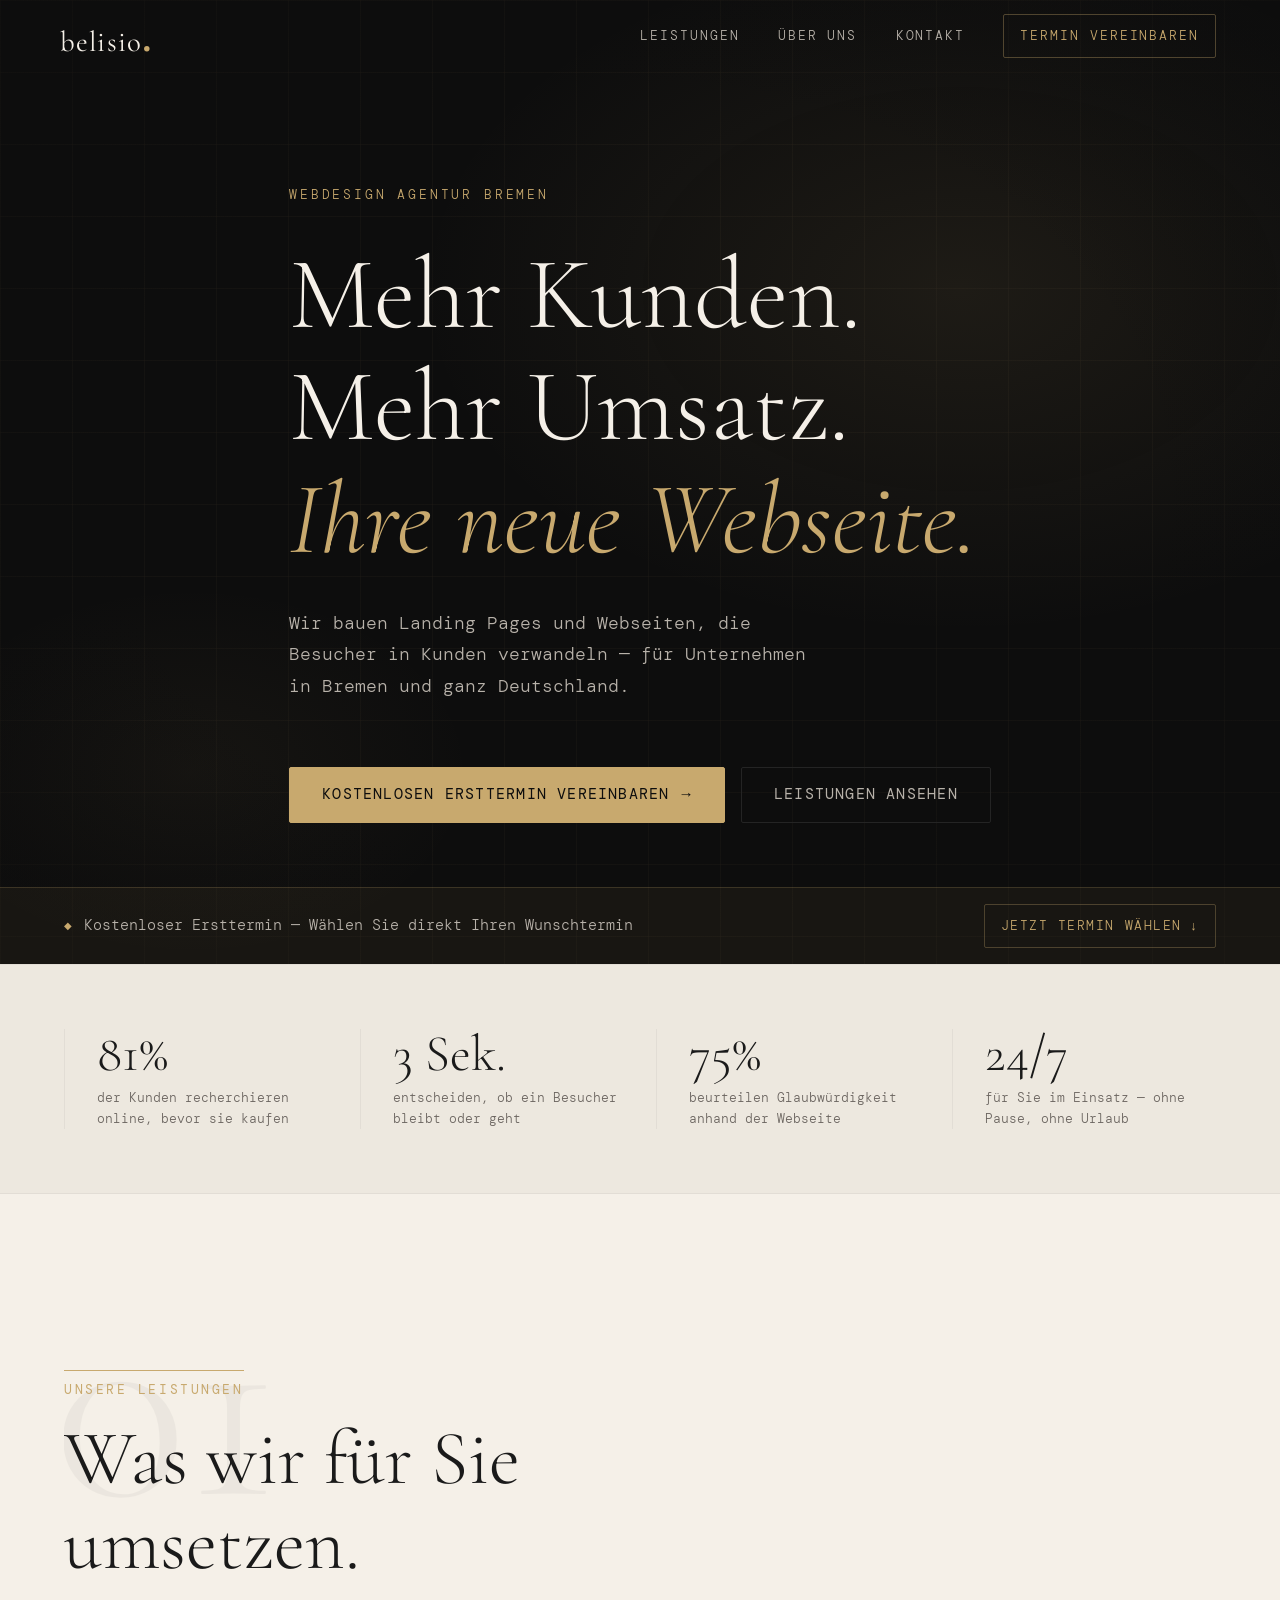
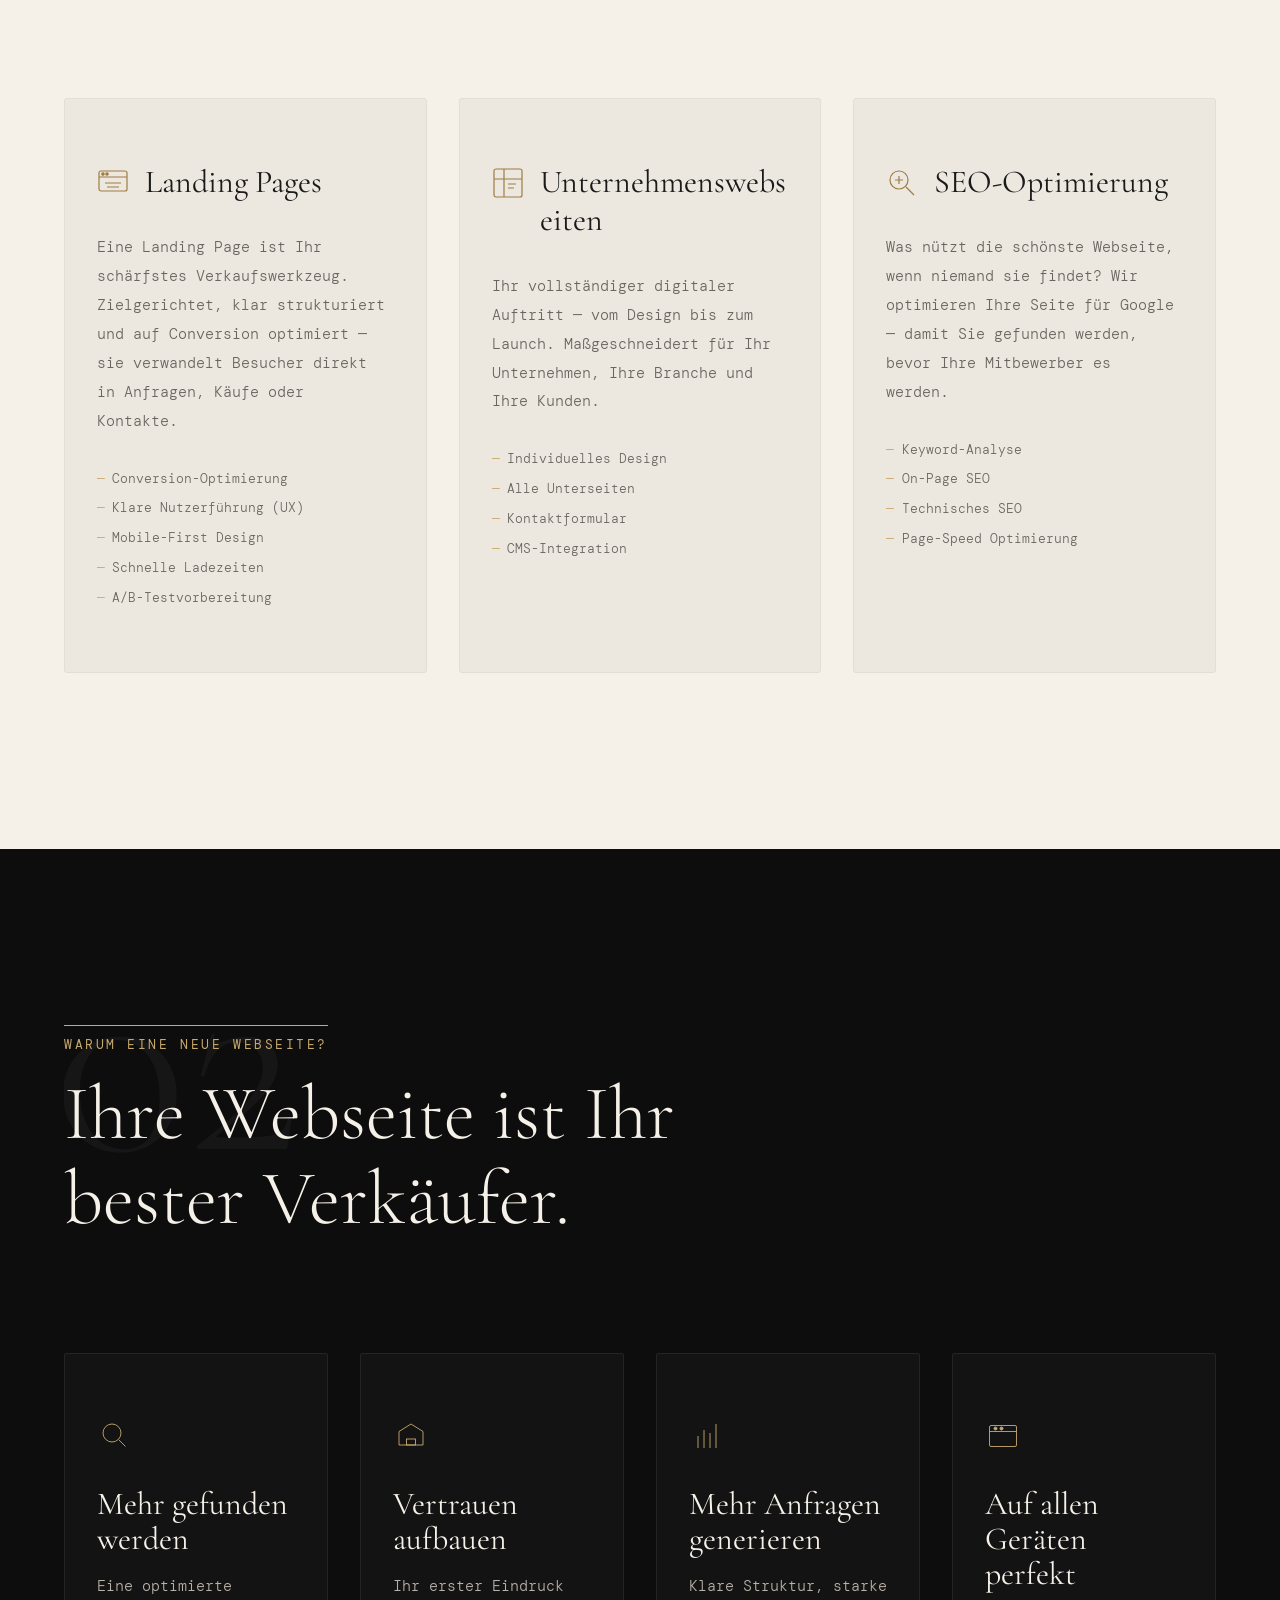
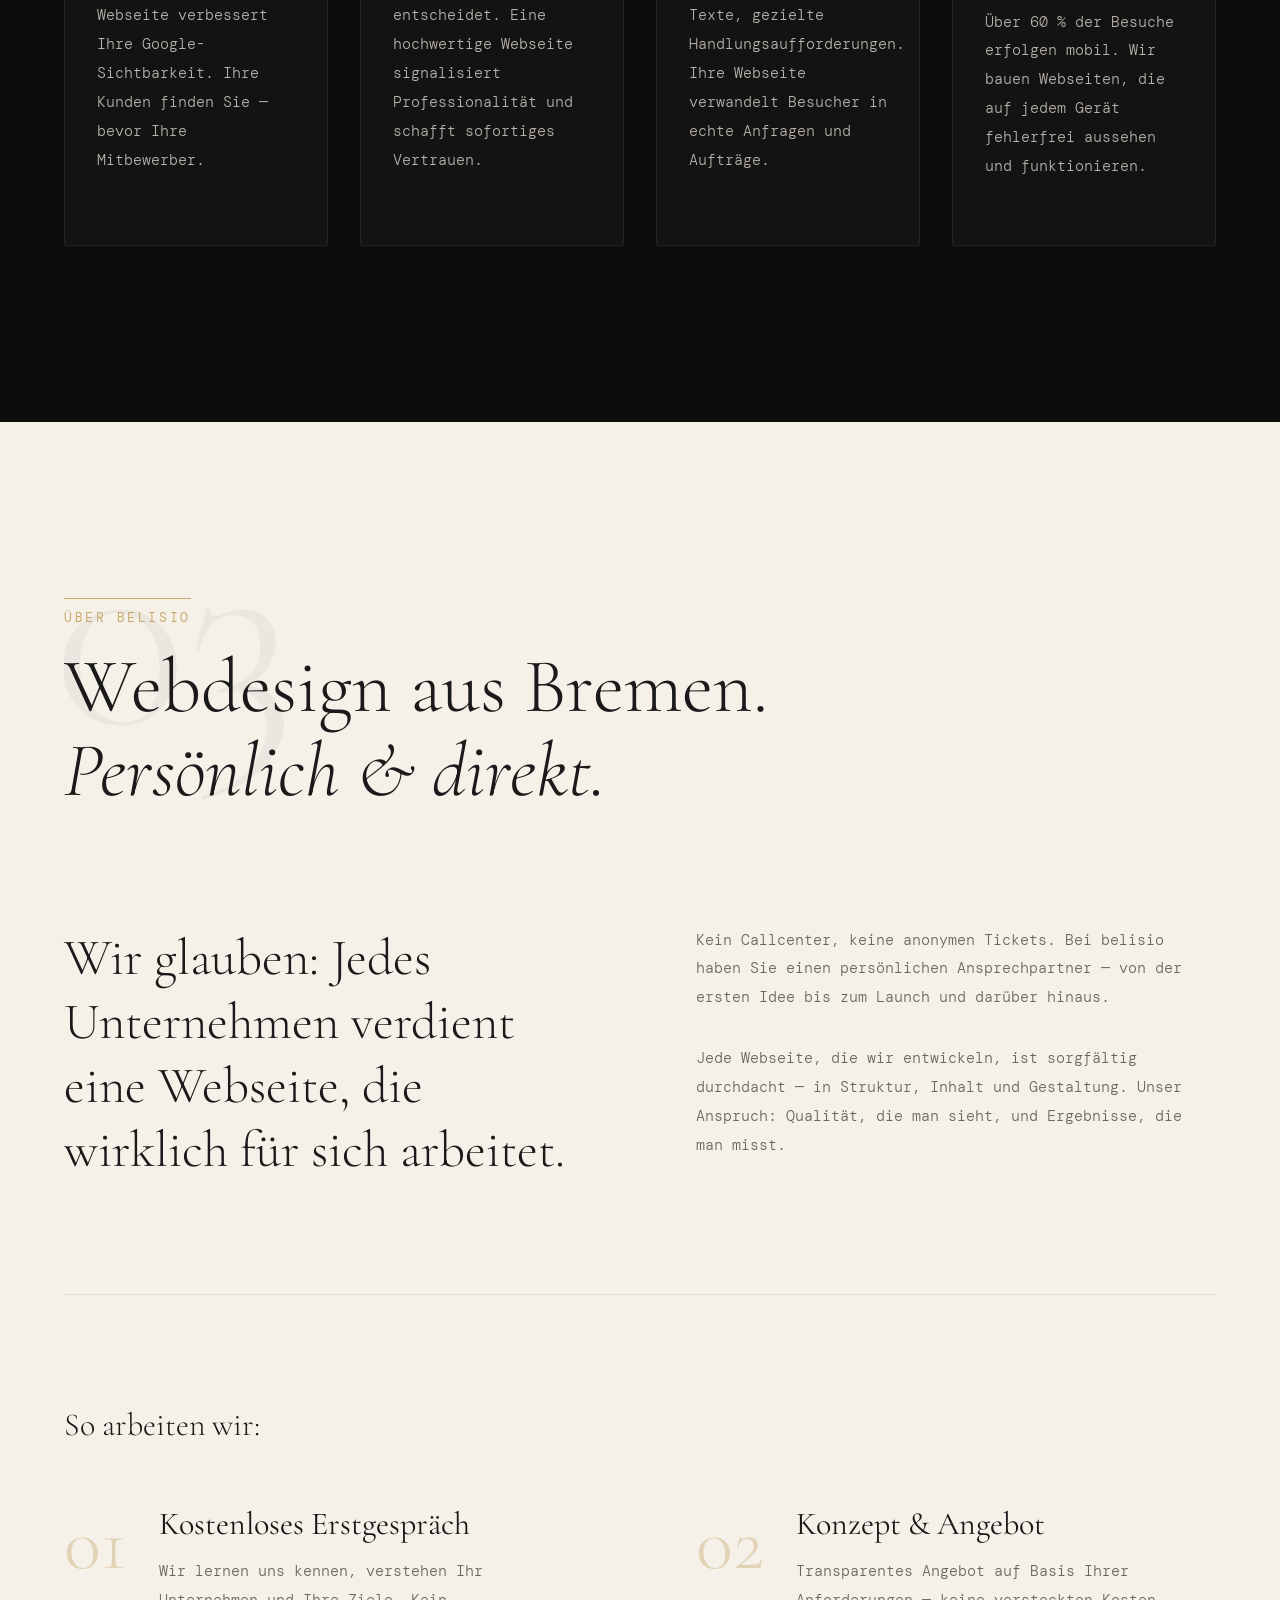
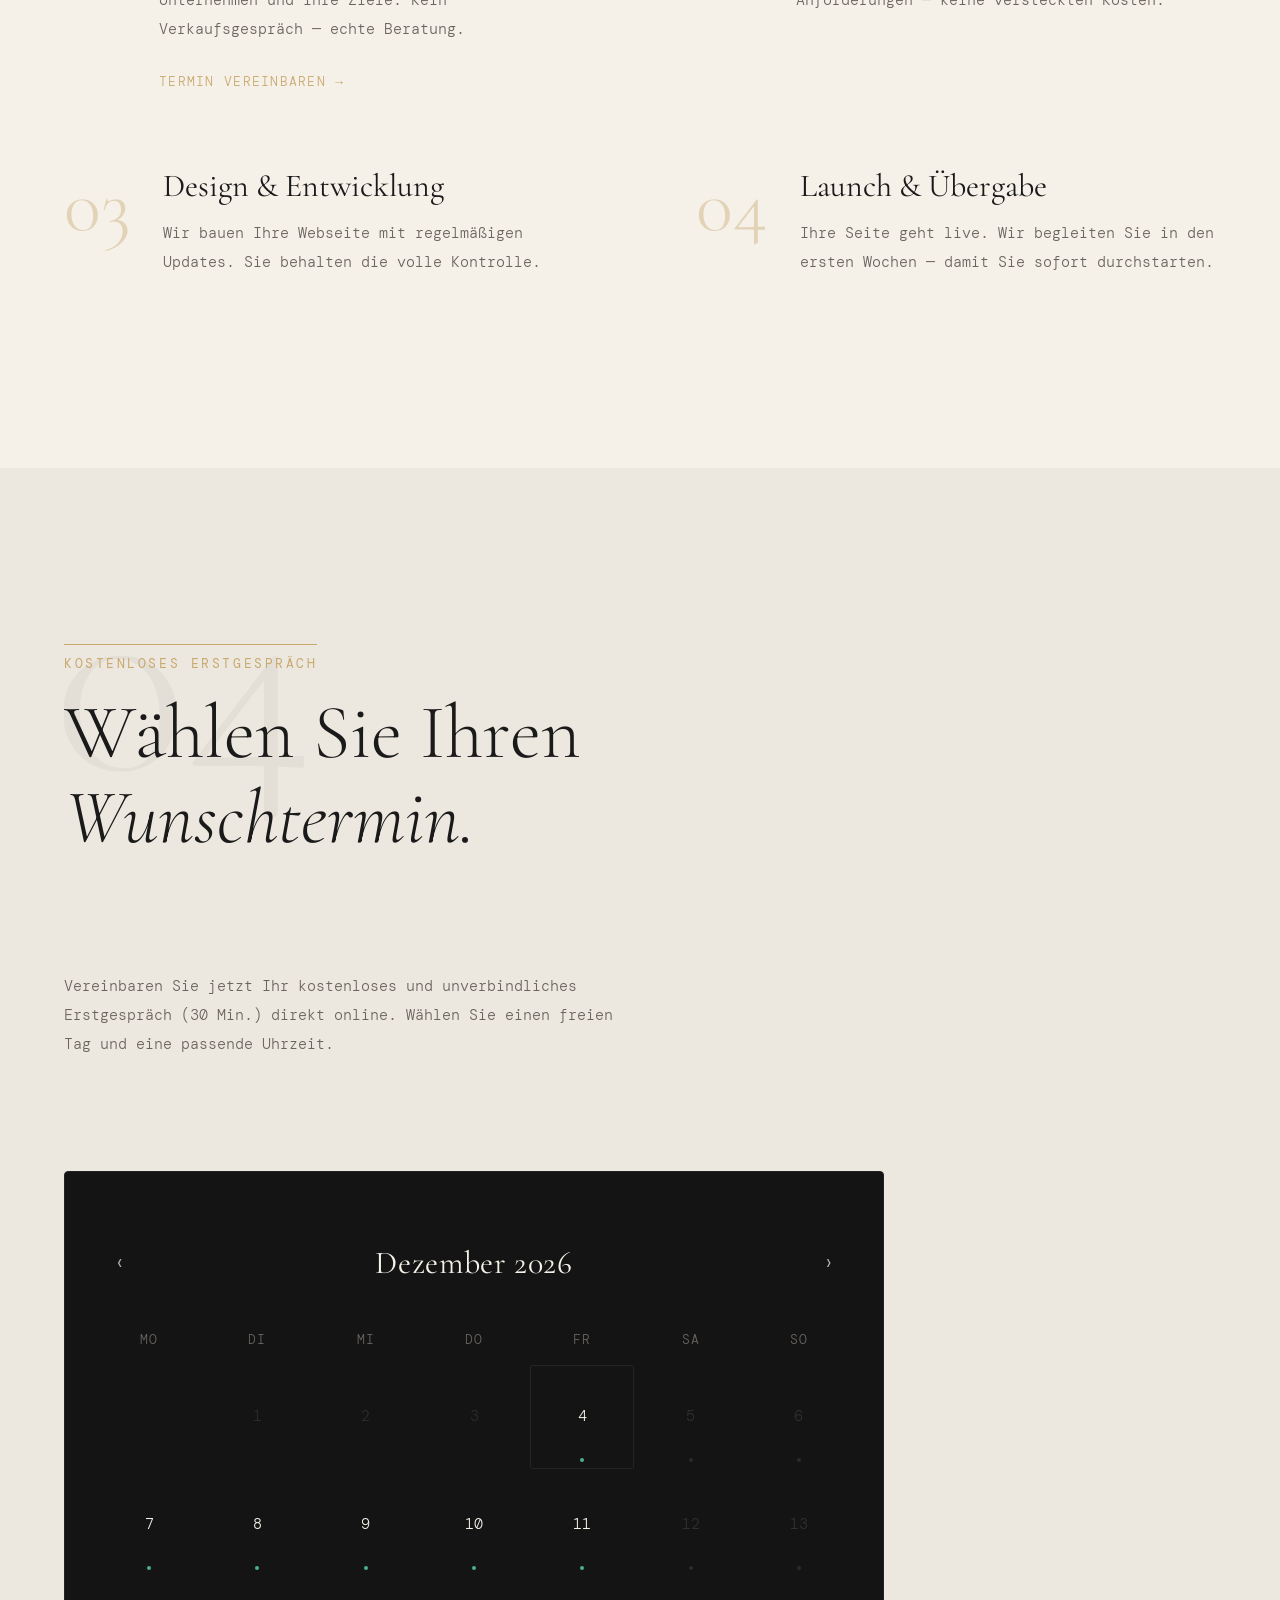
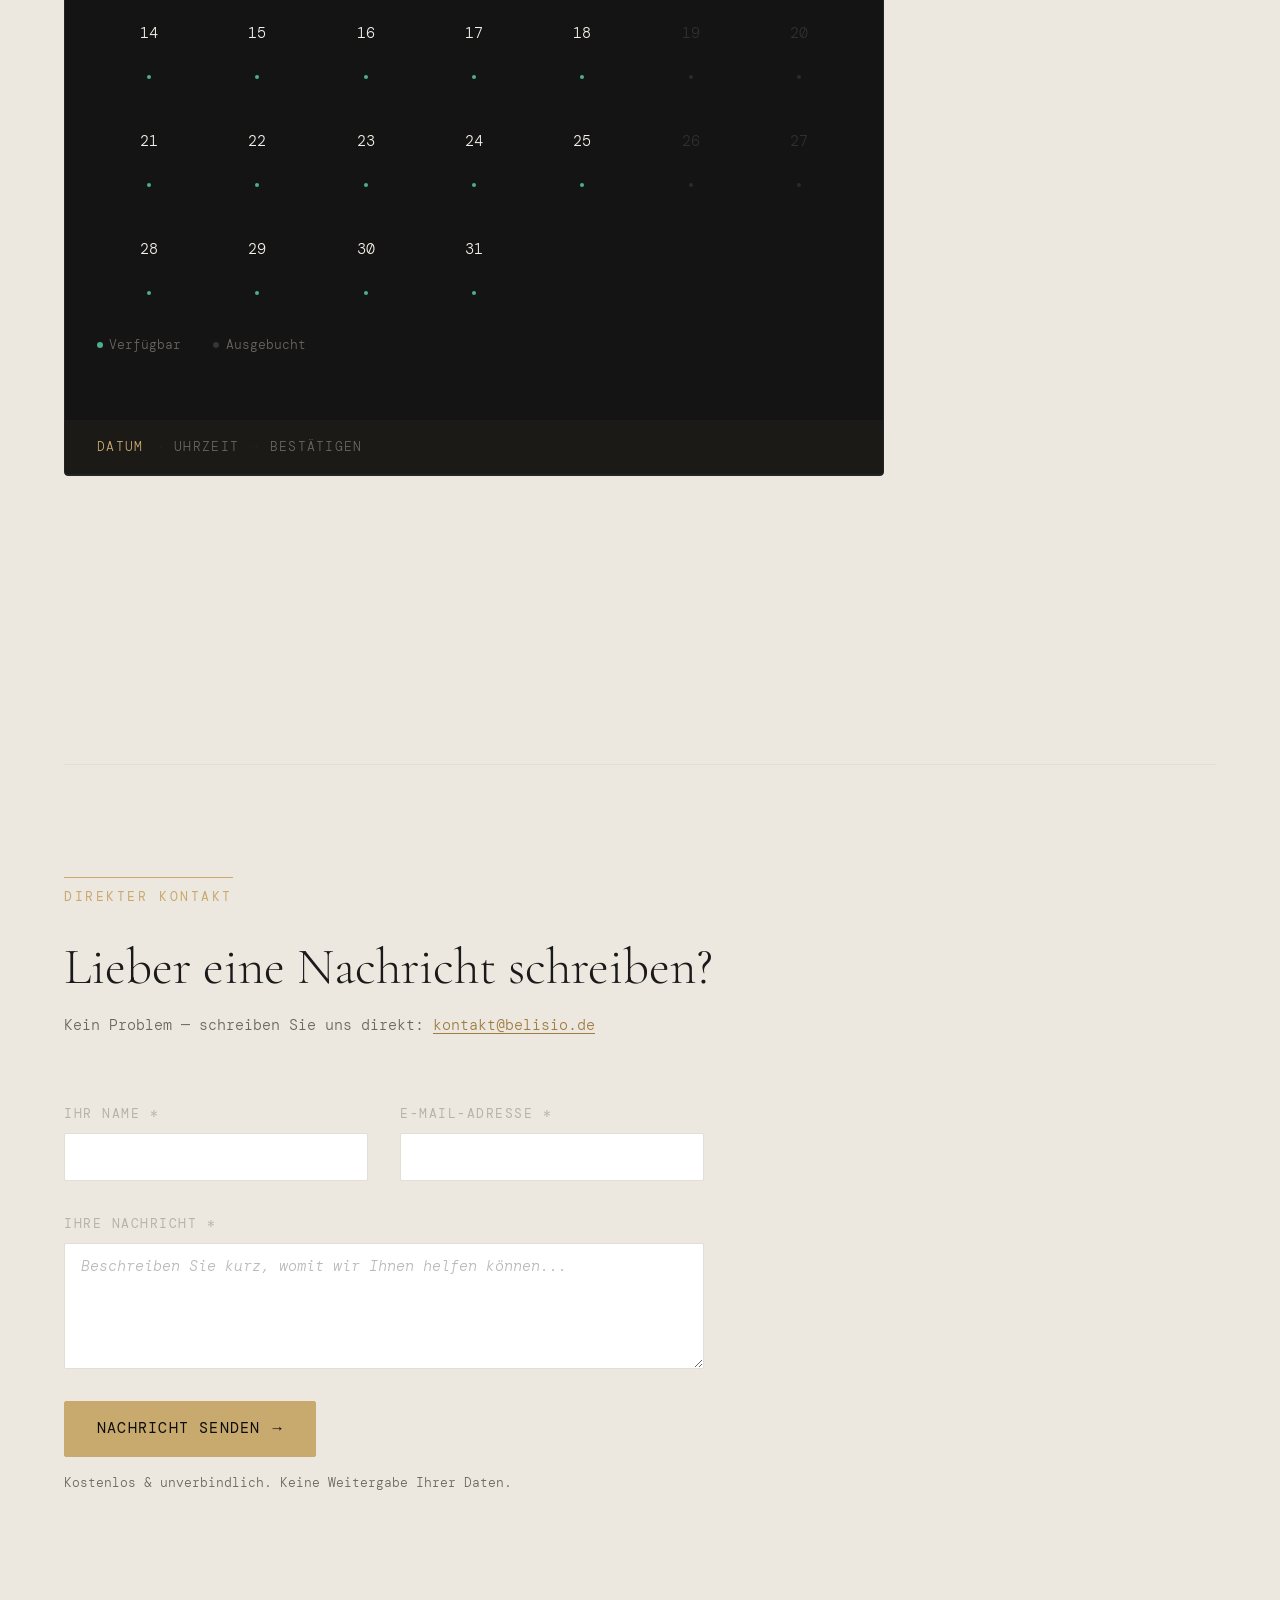
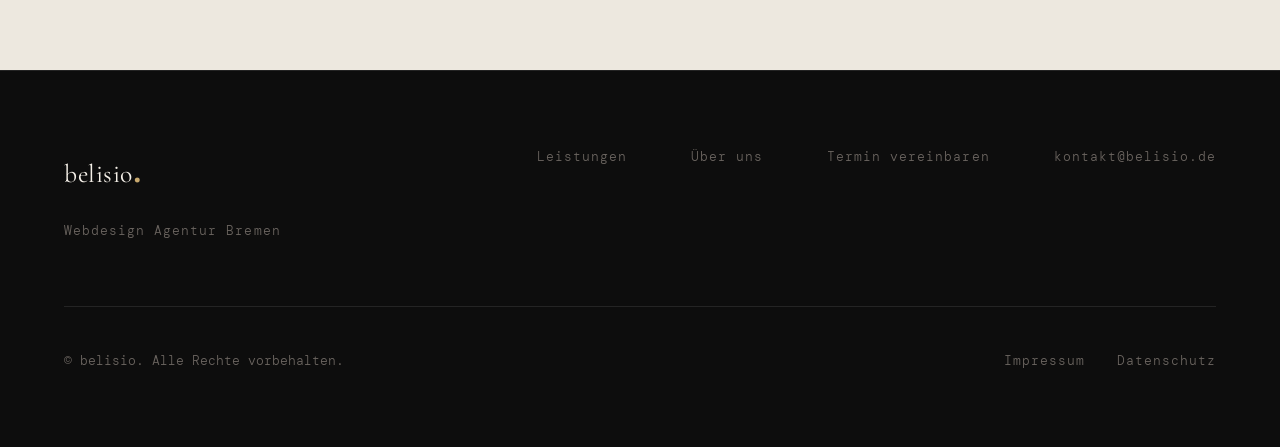
<file: index.html>
<!DOCTYPE html>
<html lang="de">
<head>
  <meta charset="UTF-8">
  <meta name="viewport" content="width=device-width, initial-scale=1.0">

  <!-- ─── SEO Primary ─────────────────────────────────────── -->
  <title>belisio – Webdesign Agentur Bremen | Landing Pages & SEO</title>
  <meta name="description" content="belisio ist Ihre Webdesign Agentur in Bremen. Wir erstellen professionelle Landing Pages, Unternehmenswebseiten und SEO-Optimierung – für mehr Kunden und mehr Umsatz.">
  <meta name="keywords" content="Webdesign Bremen, Webdesign Agentur Bremen, Landing Page Bremen, SEO Bremen, Webseite erstellen Bremen, Homepage erstellen Bremen">
  <meta name="author" content="belisio Webdesign Bremen">
  <link rel="canonical" href="https://belisio.de/">

  <!-- ─── Open Graph ───────────────────────────────────────── -->
  <meta property="og:type"        content="website">
  <meta property="og:url"         content="https://belisio.de/">
  <meta property="og:title"       content="belisio – Webdesign Agentur Bremen">
  <meta property="og:description" content="Professionelle Landing Pages, Webseiten & SEO aus Bremen. Mehr Kunden durch besseres Web-Design. Kostenlosen Ersttermin vereinbaren.">
  <meta property="og:locale"      content="de_DE">

  <!-- ─── Schema.org Local Business ──────────────────────── -->
  <script type="application/ld+json">
  {
    "@context": "https://schema.org",
    "@type": "LocalBusiness",
    "name": "belisio",
    "description": "Webdesign Agentur in Bremen – Landing Pages, Unternehmenswebseiten und SEO-Optimierung",
    "url": "https://belisio.de",
    "email": "kontakt@belisio.de",
    "address": {
      "@type": "PostalAddress",
      "addressLocality": "Bremen",
      "addressRegion": "Bremen",
      "addressCountry": "DE"
    },
    "geo": {
      "@type": "GeoCoordinates",
      "latitude": 53.0793,
      "longitude": 8.8017
    },
    "areaServed": [
      { "@type": "City", "name": "Bremen" },
      { "@type": "City", "name": "Hamburg" },
      { "@type": "Country", "name": "Deutschland" }
    ],
    "priceRange": "€€",
    "hasOfferCatalog": {
      "@type": "OfferCatalog",
      "name": "Webdesign-Leistungen",
      "itemListElement": [
        { "@type": "Offer", "itemOffered": { "@type": "Service", "name": "Landing Page Design" } },
        { "@type": "Offer", "itemOffered": { "@type": "Service", "name": "Unternehmenswebseite" } },
        { "@type": "Offer", "itemOffered": { "@type": "Service", "name": "SEO-Optimierung" } }
      ]
    }
  }
  </script>

  <!-- ─── Fonts ────────────────────────────────────────────── -->
  <link rel="preconnect" href="https://fonts.googleapis.com">
  <link rel="preconnect" href="https://fonts.gstatic.com" crossorigin>
  <link rel="stylesheet"
        href="https://fonts.googleapis.com/css2?family=Cormorant+Garamond:ital,wght@0,300;0,400;0,600;1,300;1,600&family=DM+Mono:wght@300;400&display=swap"
        media="print" onload="this.media='all'">
  <noscript>
    <link rel="stylesheet"
          href="https://fonts.googleapis.com/css2?family=Cormorant+Garamond:ital,wght@0,300;0,400;0,600;1,300;1,600&family=DM+Mono:wght@300;400&display=swap">
  </noscript>

  <link rel="icon" href="favicon.svg" type="image/svg+xml">
  <link rel="stylesheet" href="style.css">
</head>
<body>

  <a href="#main" class="skip-link">Zum Inhalt springen</a>
  <div class="cursor" aria-hidden="true"></div>

  <!-- ─── HEADER ─────────────────────────────────────────── -->
  <header class="site-header" role="banner">
    <nav class="nav container" aria-label="Hauptnavigation">

      <!-- Logo -->
      <a href="#hero" class="nav__logo" aria-label="belisio – Startseite">
        <span class="logo-wordmark">belisio<span class="logo-dot">.</span></span>
      </a>

      <button class="nav__toggle" aria-expanded="false" aria-controls="nav-menu" aria-label="Menü öffnen">
        <span class="nav__toggle-bar" aria-hidden="true"></span>
        <span class="nav__toggle-bar" aria-hidden="true"></span>
      </button>

      <ul class="nav__list" id="nav-menu" role="list">
        <li><a href="#leistungen"  class="nav__link">Leistungen</a></li>
        <li><a href="#ueber-uns"   class="nav__link">Über uns</a></li>
        <li><a href="#nachricht"   class="nav__link">Kontakt</a></li>
        <li><a href="#termin"      class="nav__link nav__link--cta">Termin vereinbaren</a></li>
      </ul>
    </nav>
  </header>

  <main id="main">

    <!-- ─── HERO ───────────────────────────────────────────── -->
    <section class="hero" id="hero" aria-labelledby="hero-heading">
      <div class="hero__bg" aria-hidden="true"></div>

      <div class="hero__content container">
        <p class="hero__eyebrow reveal" data-delay="0ms">
          Webdesign Agentur Bremen
        </p>

        <h1 class="hero__heading reveal" id="hero-heading" data-delay="80ms">
          Mehr Kunden.<br>
          Mehr Umsatz.<br>
          <em>Ihre neue Webseite.</em>
        </h1>

        <p class="hero__sub reveal" data-delay="180ms">
          Wir bauen Landing Pages und Webseiten, die Besucher in Kunden verwandeln —
          für Unternehmen in Bremen und ganz Deutschland.
        </p>

        <div class="hero__actions reveal" data-delay="280ms">
          <a href="#termin" class="btn btn--primary">
            Kostenlosen Ersttermin vereinbaren
            <span class="btn__arrow" aria-hidden="true">→</span>
          </a>
          <a href="#leistungen" class="btn btn--ghost">Leistungen ansehen</a>
        </div>
      </div>

      <div class="hero__booking-bar reveal" data-delay="400ms">
        <div class="container">
          <div class="booking-bar">
            <div class="booking-bar__text">
              <span class="booking-bar__label" aria-hidden="true">◆</span>
              <span>Kostenloser Ersttermin — Wählen Sie direkt Ihren Wunschtermin</span>
            </div>
            <a href="#termin" class="booking-bar__cta">
              Jetzt Termin wählen <span aria-hidden="true">↓</span>
            </a>
          </div>
        </div>
      </div>
    </section>

    <!-- ─── STATS BAR ───────────────────────────────────────── -->
    <section class="stats-bar section--paper" aria-label="Fakten über Online-Sichtbarkeit">
      <div class="container">
        <ul class="stats-bar__list" role="list">
          <li class="stats-bar__item reveal" data-delay="0ms">
            <span class="stats-bar__num">81%</span>
            <span class="stats-bar__text">der Kunden recherchieren online, bevor sie kaufen</span>
          </li>
          <li class="stats-bar__item reveal" data-delay="80ms">
            <span class="stats-bar__num">3 Sek.</span>
            <span class="stats-bar__text">entscheiden, ob ein Besucher bleibt oder geht</span>
          </li>
          <li class="stats-bar__item reveal" data-delay="160ms">
            <span class="stats-bar__num">75%</span>
            <span class="stats-bar__text">beurteilen Glaubwürdigkeit anhand der Webseite</span>
          </li>
          <li class="stats-bar__item reveal" data-delay="240ms">
            <span class="stats-bar__num">24/7</span>
            <span class="stats-bar__text">für Sie im Einsatz — ohne Pause, ohne Urlaub</span>
          </li>
        </ul>
      </div>
    </section>

    <!-- ─── LEISTUNGEN ──────────────────────────────────────── -->
    <section class="leistungen section--light" id="leistungen" aria-labelledby="leistungen-heading">
      <div class="container">
        <div class="section-header">
          <span class="section-ghost" aria-hidden="true">01</span>
          <div class="section-meta">
            <span class="section-label">Unsere Leistungen</span>
            <h2 class="section-heading reveal" id="leistungen-heading">
              Was wir für Sie<br>
              umsetzen.
            </h2>
          </div>
        </div>

        <ul class="leistungen__list" role="list">

          <!-- Landing Pages -->
          <li class="leistung-item reveal" data-delay="0ms">
            <div class="leistung-item__head">
              <div class="leistung-item__icon" aria-hidden="true">
                <svg viewBox="0 0 32 32" fill="none" stroke="currentColor" stroke-width="1.2">
                  <rect x="2" y="4" width="28" height="20" rx="2"/>
                  <path d="M2 10h28"/>
                  <circle cx="6" cy="7" r="1.2" fill="currentColor"/>
                  <circle cx="10" cy="7" r="1.2" fill="currentColor"/>
                  <path d="M8 16h16M10 20h12"/>
                </svg>
              </div>
              <h3 class="leistung-item__title">Landing Pages</h3>
            </div>
            <p class="leistung-item__desc">
              Eine Landing Page ist Ihr schärfstes Verkaufswerkzeug. Zielgerichtet,
              klar strukturiert und auf Conversion optimiert — sie verwandelt Besucher
              direkt in Anfragen, Käufe oder Kontakte.
            </p>
            <ul class="leistung-item__features" role="list" aria-label="Enthaltene Leistungen">
              <li>Conversion-Optimierung</li>
              <li>Klare Nutzerführung (UX)</li>
              <li>Mobile-First Design</li>
              <li>Schnelle Ladezeiten</li>
              <li>A/B-Testvorbereitung</li>
            </ul>
          </li>

          <!-- Unternehmenswebseite -->
          <li class="leistung-item reveal" data-delay="100ms">
            <div class="leistung-item__head">
              <div class="leistung-item__icon" aria-hidden="true">
                <svg viewBox="0 0 32 32" fill="none" stroke="currentColor" stroke-width="1.2">
                  <rect x="2" y="2" width="28" height="28" rx="2"/>
                  <path d="M2 12h28M12 2v28"/>
                  <path d="M16 17h8M16 21h6"/>
                </svg>
              </div>
              <h3 class="leistung-item__title">Unternehmenswebseiten</h3>
            </div>
            <p class="leistung-item__desc">
              Ihr vollständiger digitaler Auftritt — vom Design bis zum Launch.
              Maßgeschneidert für Ihr Unternehmen, Ihre Branche und Ihre Kunden.
            </p>
            <ul class="leistung-item__features" role="list" aria-label="Enthaltene Leistungen">
              <li>Individuelles Design</li>
              <li>Alle Unterseiten</li>
              <li>Kontaktformular</li>
              <li>CMS-Integration</li>
            </ul>
          </li>

          <!-- SEO -->
          <li class="leistung-item reveal" data-delay="200ms">
            <div class="leistung-item__head">
              <div class="leistung-item__icon" aria-hidden="true">
                <svg viewBox="0 0 32 32" fill="none" stroke="currentColor" stroke-width="1.2">
                  <circle cx="13" cy="13" r="9"/>
                  <path d="M20 20l8 8"/>
                  <path d="M9 13h8M13 9v8"/>
                </svg>
              </div>
              <h3 class="leistung-item__title">SEO-Optimierung</h3>
            </div>
            <p class="leistung-item__desc">
              Was nützt die schönste Webseite, wenn niemand sie findet?
              Wir optimieren Ihre Seite für Google — damit Sie gefunden werden,
              bevor Ihre Mitbewerber es werden.
            </p>
            <ul class="leistung-item__features" role="list" aria-label="Enthaltene Leistungen">
              <li>Keyword-Analyse</li>
              <li>On-Page SEO</li>
              <li>Technisches SEO</li>
              <li>Page-Speed Optimierung</li>
            </ul>
          </li>

        </ul>
      </div>
    </section>

    <!-- ─── VORTEILE ────────────────────────────────────────── -->
    <section class="vorteile section--dark" id="vorteile" aria-labelledby="vorteile-heading">
      <div class="container">
        <div class="section-header">
          <span class="section-ghost" aria-hidden="true">02</span>
          <div class="section-meta">
            <span class="section-label">Warum eine neue Webseite?</span>
            <h2 class="section-heading reveal" id="vorteile-heading">
              Ihre Webseite ist Ihr<br>
              bester Verkäufer.
            </h2>
          </div>
        </div>

        <ul class="vorteile__list" role="list">
          <li class="vorteil-card reveal" data-delay="0ms">
            <div class="vorteil-card__icon" aria-hidden="true">
              <svg viewBox="0 0 48 48" fill="none" stroke="currentColor" stroke-width="1.2">
                <circle cx="20" cy="20" r="12"/>
                <path d="M29 29l9 9"/>
              </svg>
            </div>
            <h3 class="vorteil-card__title">Mehr gefunden werden</h3>
            <p class="vorteil-card__desc">
              Eine optimierte Webseite verbessert Ihre Google-Sichtbarkeit.
              Ihre Kunden finden Sie — bevor Ihre Mitbewerber.
            </p>
          </li>
          <li class="vorteil-card reveal" data-delay="80ms">
            <div class="vorteil-card__icon" aria-hidden="true">
              <svg viewBox="0 0 48 48" fill="none" stroke="currentColor" stroke-width="1.2">
                <path d="M8 36V18l16-10 16 10v18H8z"/>
                <rect x="18" y="28" width="12" height="8"/>
              </svg>
            </div>
            <h3 class="vorteil-card__title">Vertrauen aufbauen</h3>
            <p class="vorteil-card__desc">
              Ihr erster Eindruck entscheidet. Eine hochwertige Webseite
              signalisiert Professionalität und schafft sofortiges Vertrauen.
            </p>
          </li>
          <li class="vorteil-card reveal" data-delay="160ms">
            <div class="vorteil-card__icon" aria-hidden="true">
              <svg viewBox="0 0 48 48" fill="none" stroke="currentColor" stroke-width="1.2">
                <path d="M12 40V24M20 40V16M28 40V20M36 40V8"/>
              </svg>
            </div>
            <h3 class="vorteil-card__title">Mehr Anfragen generieren</h3>
            <p class="vorteil-card__desc">
              Klare Struktur, starke Texte, gezielte Handlungsaufforderungen.
              Ihre Webseite verwandelt Besucher in echte Anfragen und Aufträge.
            </p>
          </li>
          <li class="vorteil-card reveal" data-delay="240ms">
            <div class="vorteil-card__icon" aria-hidden="true">
              <svg viewBox="0 0 48 48" fill="none" stroke="currentColor" stroke-width="1.2">
                <rect x="6" y="10" width="36" height="28" rx="2"/>
                <path d="M6 18h36"/>
                <circle cx="14" cy="14" r="2" fill="currentColor"/>
                <circle cx="22" cy="14" r="2" fill="currentColor"/>
              </svg>
            </div>
            <h3 class="vorteil-card__title">Auf allen Geräten perfekt</h3>
            <p class="vorteil-card__desc">
              Über 60 % der Besuche erfolgen mobil. Wir bauen Webseiten,
              die auf jedem Gerät fehlerfrei aussehen und funktionieren.
            </p>
          </li>
        </ul>
      </div>
    </section>

    <!-- ─── ÜBER UNS ────────────────────────────────────────── -->
    <section class="ueber-uns section--light" id="ueber-uns" aria-labelledby="ueber-uns-heading">
      <div class="container">
        <div class="section-header">
          <span class="section-ghost" aria-hidden="true">03</span>
          <div class="section-meta">
            <span class="section-label">Über belisio</span>
            <h2 class="section-heading reveal" id="ueber-uns-heading">
              Webdesign aus Bremen.<br>
              <em>Persönlich &amp; direkt.</em>
            </h2>
          </div>
        </div>

        <div class="ueber-uns__body">
          <div class="ueber-uns__statement reveal">
            <p>
              Wir glauben: Jedes Unternehmen verdient eine Webseite,
              die wirklich für sich arbeitet.
            </p>
          </div>
          <div class="ueber-uns__text reveal" data-delay="80ms">
            <p>
              Kein Callcenter, keine anonymen Tickets. Bei belisio haben Sie
              einen persönlichen Ansprechpartner — von der ersten Idee bis zum
              Launch und darüber hinaus.
            </p>
            <p>
              Jede Webseite, die wir entwickeln, ist sorgfältig durchdacht —
              in Struktur, Inhalt und Gestaltung. Unser Anspruch: Qualität,
              die man sieht, und Ergebnisse, die man misst.
            </p>
          </div>
        </div>

        <!-- Ablauf integriert in Über uns -->
        <div class="ablauf-inline">
          <h3 class="ablauf-inline__title reveal">So arbeiten wir:</h3>
          <ol class="ablauf__list" aria-label="Ablauf eines Projekts">
            <li class="ablauf-step reveal" data-delay="0ms">
              <div class="ablauf-step__num" aria-hidden="true">01</div>
              <div class="ablauf-step__body">
                <h4 class="ablauf-step__title">Kostenloses Erstgespräch</h4>
                <p class="ablauf-step__desc">Wir lernen uns kennen, verstehen Ihr Unternehmen und Ihre Ziele. Kein Verkaufsgespräch — echte Beratung.</p>
                <a href="#termin" class="ablauf-step__link">Termin vereinbaren →</a>
              </div>
            </li>
            <li class="ablauf-step reveal" data-delay="80ms">
              <div class="ablauf-step__num" aria-hidden="true">02</div>
              <div class="ablauf-step__body">
                <h4 class="ablauf-step__title">Konzept &amp; Angebot</h4>
                <p class="ablauf-step__desc">Transparentes Angebot auf Basis Ihrer Anforderungen — keine versteckten Kosten.</p>
              </div>
            </li>
            <li class="ablauf-step reveal" data-delay="160ms">
              <div class="ablauf-step__num" aria-hidden="true">03</div>
              <div class="ablauf-step__body">
                <h4 class="ablauf-step__title">Design &amp; Entwicklung</h4>
                <p class="ablauf-step__desc">Wir bauen Ihre Webseite mit regelmäßigen Updates. Sie behalten die volle Kontrolle.</p>
              </div>
            </li>
            <li class="ablauf-step reveal" data-delay="240ms">
              <div class="ablauf-step__num" aria-hidden="true">04</div>
              <div class="ablauf-step__body">
                <h4 class="ablauf-step__title">Launch &amp; Übergabe</h4>
                <p class="ablauf-step__desc">Ihre Seite geht live. Wir begleiten Sie in den ersten Wochen — damit Sie sofort durchstarten.</p>
              </div>
            </li>
          </ol>
        </div>
      </div>
    </section>

    <!-- ─── TERMIN & KONTAKT ────────────────────────────────── -->
    <section class="termin section--paper" id="termin" aria-labelledby="termin-heading">

      <div class="container">
        <div class="section-header">
          <span class="section-ghost" aria-hidden="true">04</span>
          <div class="section-meta">
            <span class="section-label">Kostenloses Erstgespräch</span>
            <h2 class="section-heading reveal" id="termin-heading">
              Wählen Sie Ihren<br>
              <em>Wunschtermin.</em>
            </h2>
          </div>
        </div>

        <p class="termin__intro reveal">
          Vereinbaren Sie jetzt Ihr kostenloses und unverbindliches Erstgespräch (30 Min.)
          direkt online. Wählen Sie einen freien Tag und eine passende Uhrzeit.
        </p>

        <!-- Booking Widget -->
        <div class="booking-widget reveal" id="booking-widget" data-delay="100ms" aria-label="Terminbuchung">

          <div class="booking-step booking-step--calendar is-active" id="booking-step-1" aria-label="Schritt 1: Datum auswählen">
            <div class="booking-calendar">
              <div class="booking-calendar__header">
                <button class="booking-nav-btn" id="cal-prev" aria-label="Vorheriger Monat">‹</button>
                <span class="booking-calendar__month" id="cal-month" aria-live="polite"></span>
                <button class="booking-nav-btn" id="cal-next" aria-label="Nächster Monat">›</button>
              </div>
              <div class="booking-calendar__weekdays" aria-hidden="true">
                <span>Mo</span><span>Di</span><span>Mi</span>
                <span>Do</span><span>Fr</span><span>Sa</span><span>So</span>
              </div>
              <div class="booking-calendar__grid" id="cal-grid" role="grid" aria-label="Kalender — wählen Sie einen verfügbaren Tag"></div>
            </div>
          </div>

          <div class="booking-step booking-step--slots" id="booking-step-2" hidden aria-label="Schritt 2: Uhrzeit auswählen">
            <div class="booking-slots__header">
              <button class="booking-back-btn" id="slots-back" aria-label="Zurück zur Kalenderauswahl">← Datum ändern</button>
              <p class="booking-slots__date" id="slots-date"></p>
            </div>
            <p class="booking-slots__label">Verfügbare Uhrzeiten:</p>
            <div class="booking-slots__grid" id="slots-grid" role="group" aria-label="Verfügbare Zeitfenster"></div>
          </div>

          <div class="booking-step booking-step--form" id="booking-step-3" hidden aria-label="Schritt 3: Ihre Kontaktdaten">
            <div class="booking-form__header">
              <button class="booking-back-btn" id="form-back" aria-label="Zurück zur Zeitauswahl">← Uhrzeit ändern</button>
              <p class="booking-form__selection" id="form-selection"></p>
            </div>
            <form class="booking-form" id="booking-form" novalidate aria-label="Terminbuchungsformular">
              <div class="booking-form__grid">
                <div class="form-field">
                  <label for="b-name" class="form-label">Ihr Name *</label>
                  <input type="text" id="b-name" name="name" class="form-input" autocomplete="name" required aria-required="true">
                </div>
                <div class="form-field">
                  <label for="b-company" class="form-label">Unternehmen</label>
                  <input type="text" id="b-company" name="company" class="form-input" autocomplete="organization">
                </div>
                <div class="form-field">
                  <label for="b-email" class="form-label">E-Mail-Adresse *</label>
                  <input type="email" id="b-email" name="email" class="form-input" autocomplete="email" required aria-required="true">
                </div>
                <div class="form-field">
                  <label for="b-phone" class="form-label">Telefonnummer</label>
                  <input type="tel" id="b-phone" name="phone" class="form-input" autocomplete="tel">
                </div>
                <div class="form-field form-field--full">
                  <label for="b-project" class="form-label">Kurz zu Ihrem Projekt (optional)</label>
                  <textarea id="b-project" name="project" class="form-input form-input--textarea" rows="3"
                    placeholder="z.B. Ich suche eine Landing Page für mein Unternehmen..."></textarea>
                </div>
                <div class="form-field form-field--full form-field--submit">
                  <button type="submit" class="btn btn--primary">
                    Termin buchen
                    <span class="btn__arrow" aria-hidden="true">→</span>
                  </button>
                  <p class="form-disclaimer">Kostenlos &amp; unverbindlich. Keine Weitergabe Ihrer Daten an Dritte.</p>
                </div>
              </div>
            </form>
          </div>

          <div class="booking-step booking-step--confirm" id="booking-step-4" hidden aria-label="Terminbestätigung" role="status" aria-live="polite">
            <div class="booking-confirm">
              <div class="booking-confirm__icon" aria-hidden="true">✓</div>
              <h3 class="booking-confirm__title">Termin bestätigt!</h3>
              <p class="booking-confirm__text" id="confirm-text"></p>
              <p class="booking-confirm__sub">Eine Bestätigung geht Ihnen per E-Mail zu. Wir freuen uns auf das Gespräch.</p>
            </div>
          </div>

          <div class="booking-progress" aria-label="Buchungsfortschritt">
            <div class="booking-progress__steps">
              <span class="booking-progress__step is-active" data-step="1">Datum</span>
              <span class="booking-progress__divider" aria-hidden="true">→</span>
              <span class="booking-progress__step" data-step="2">Uhrzeit</span>
              <span class="booking-progress__divider" aria-hidden="true">→</span>
              <span class="booking-progress__step" data-step="3">Bestätigen</span>
            </div>
          </div>
        </div>

        <!-- Contact anchor + message form -->
        <div class="contact-section reveal" id="nachricht" data-delay="200ms">
          <div class="contact-section__divider" aria-hidden="true"></div>
          <div class="contact-section__intro">
            <span class="section-label">Direkter Kontakt</span>
            <h3 class="contact-section__heading">Lieber eine Nachricht schreiben?</h3>
            <p class="contact-section__sub">
              Kein Problem — schreiben Sie uns direkt:
              <a href="mailto:kontakt@belisio.de" class="contact-email-inline" aria-label="E-Mail an kontakt@belisio.de senden">kontakt@belisio.de</a>
            </p>
          </div>

          <form class="contact-form" id="contact-form" novalidate aria-label="Kontaktformular">
            <div class="contact-form__grid">
              <div class="form-field">
                <label for="c-name" class="form-label">Ihr Name *</label>
                <input type="text" id="c-name" name="name" class="form-input form-input--light" autocomplete="name" required aria-required="true">
              </div>
              <div class="form-field">
                <label for="c-email" class="form-label">E-Mail-Adresse *</label>
                <input type="email" id="c-email" name="email" class="form-input form-input--light" autocomplete="email" required aria-required="true">
              </div>
              <div class="form-field form-field--full">
                <label for="c-message" class="form-label">Ihre Nachricht *</label>
                <textarea id="c-message" name="message" class="form-input form-input--light form-input--textarea" rows="5"
                  placeholder="Beschreiben Sie kurz, womit wir Ihnen helfen können..." required aria-required="true"></textarea>
              </div>
              <div class="form-field form-field--full form-field--submit">
                <button type="submit" class="btn btn--primary">
                  Nachricht senden
                  <span class="btn__arrow" aria-hidden="true">→</span>
                </button>
                <p class="form-disclaimer form-disclaimer--dark">Kostenlos &amp; unverbindlich. Keine Weitergabe Ihrer Daten.</p>
              </div>
            </div>
          </form>
        </div>
      </div>
    </section>

  </main>

  <!-- ─── FOOTER ──────────────────────────────────────────── -->
  <footer class="site-footer section--dark" role="contentinfo">
    <div class="footer__inner container">
      <div class="footer__top">
        <div class="footer__brand">
          <a href="#hero" class="footer__logo-link" aria-label="belisio – zurück nach oben">
            <span class="footer__logo">belisio<span class="logo-dot">.</span></span>
          </a>
          <p class="footer__tagline">Webdesign Agentur Bremen</p>
        </div>
        <nav class="footer__nav" aria-label="Footer-Navigation">
          <a href="#leistungen" class="footer__link">Leistungen</a>
          <a href="#ueber-uns"  class="footer__link">Über uns</a>
          <a href="#termin"     class="footer__link">Termin vereinbaren</a>
          <a href="mailto:kontakt@belisio.de" class="footer__link">kontakt@belisio.de</a>
        </nav>
      </div>
      <div class="footer__bottom">
        <p class="footer__copy">© belisio. Alle Rechte vorbehalten.</p>
        <div class="footer__legal">
          <a href="/impressum"   class="footer__link">Impressum</a>
          <a href="/datenschutz" class="footer__link">Datenschutz</a>
        </div>
      </div>
    </div>
  </footer>

  <script src="script.js"></script>
</body>
</html>
</file>
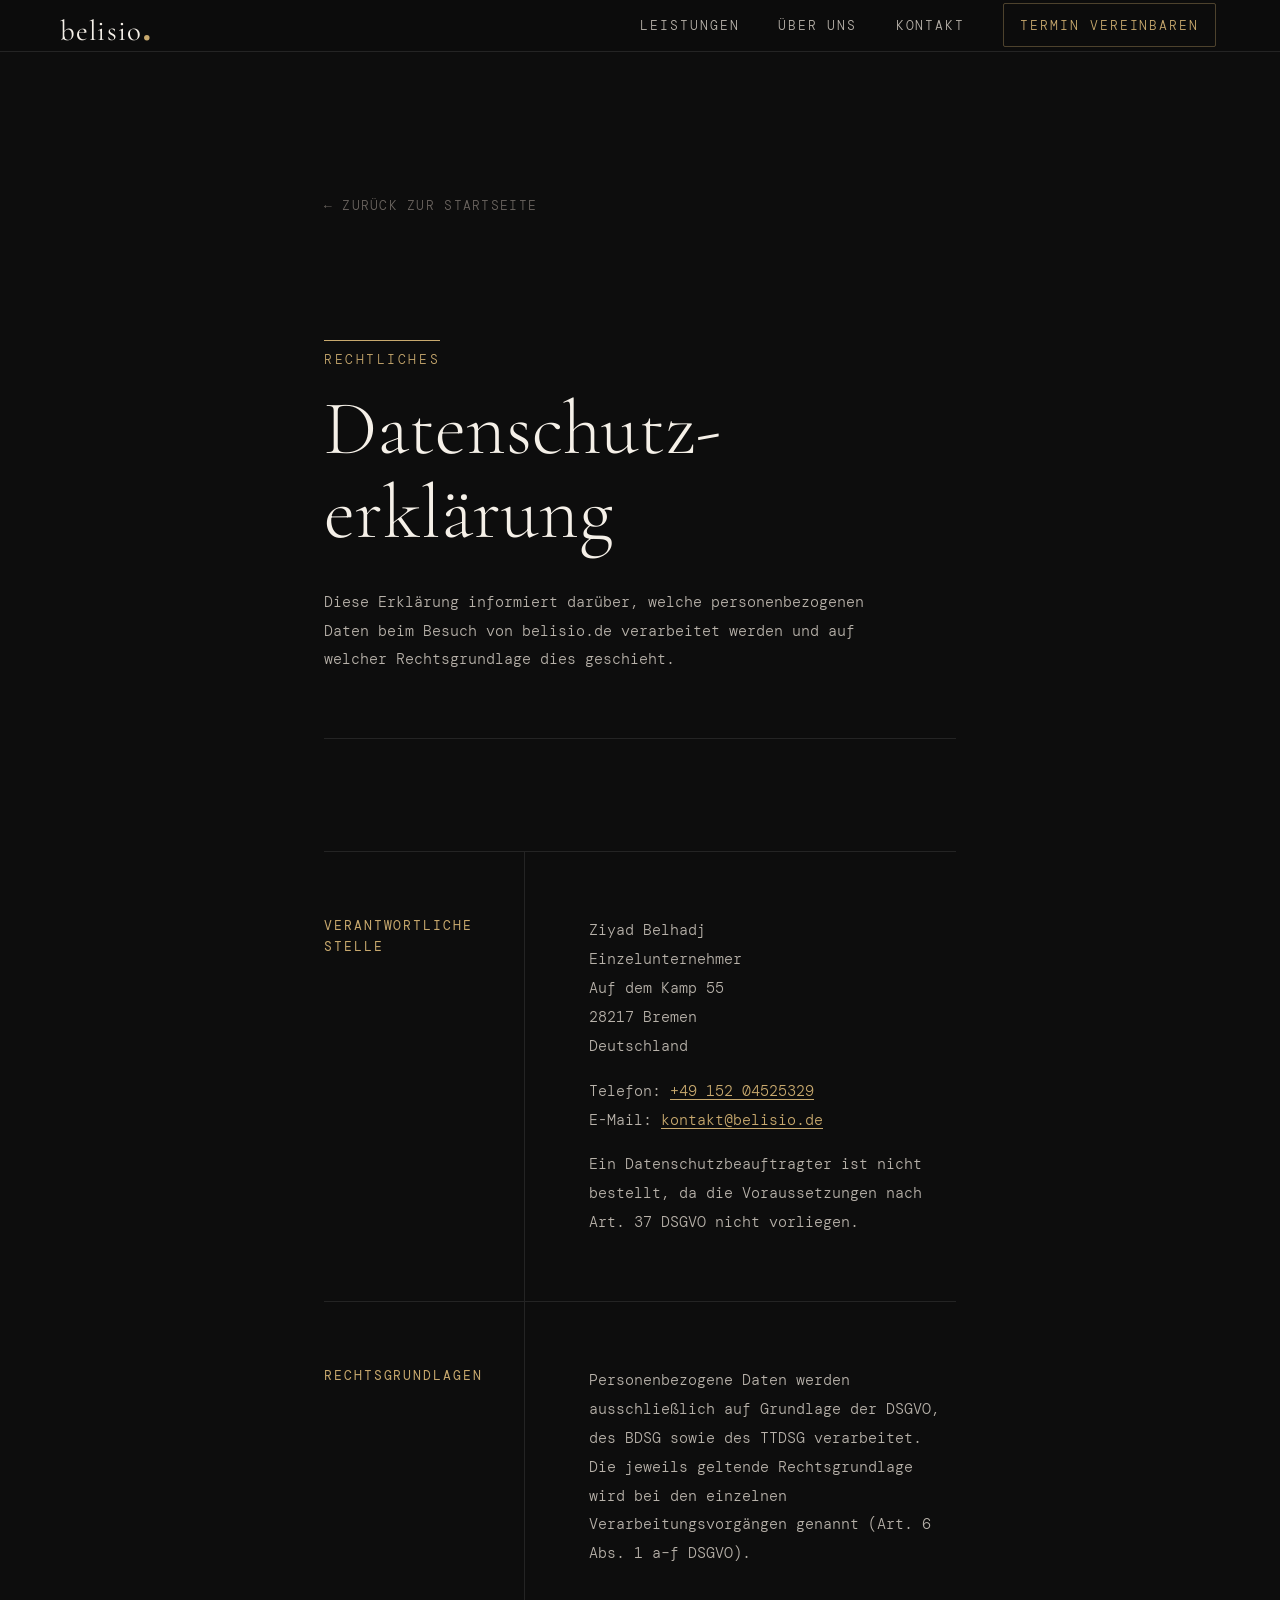
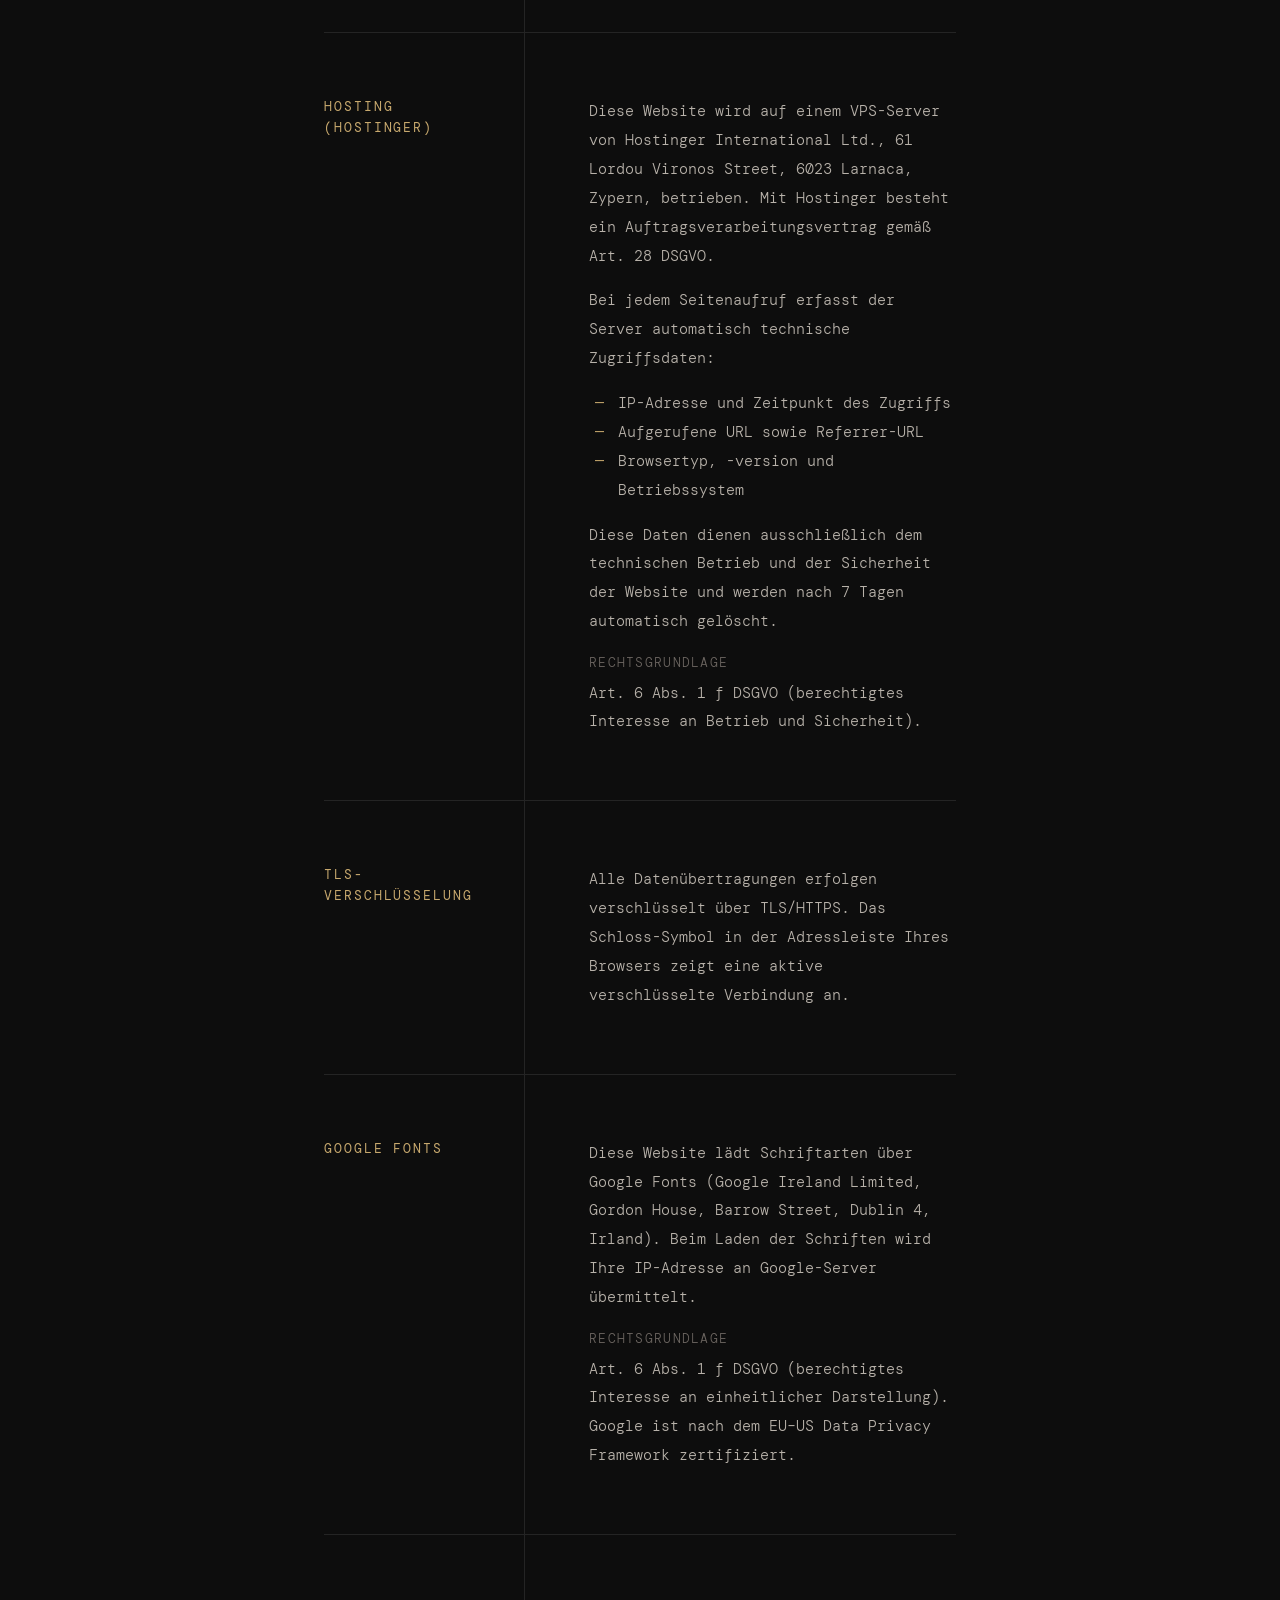
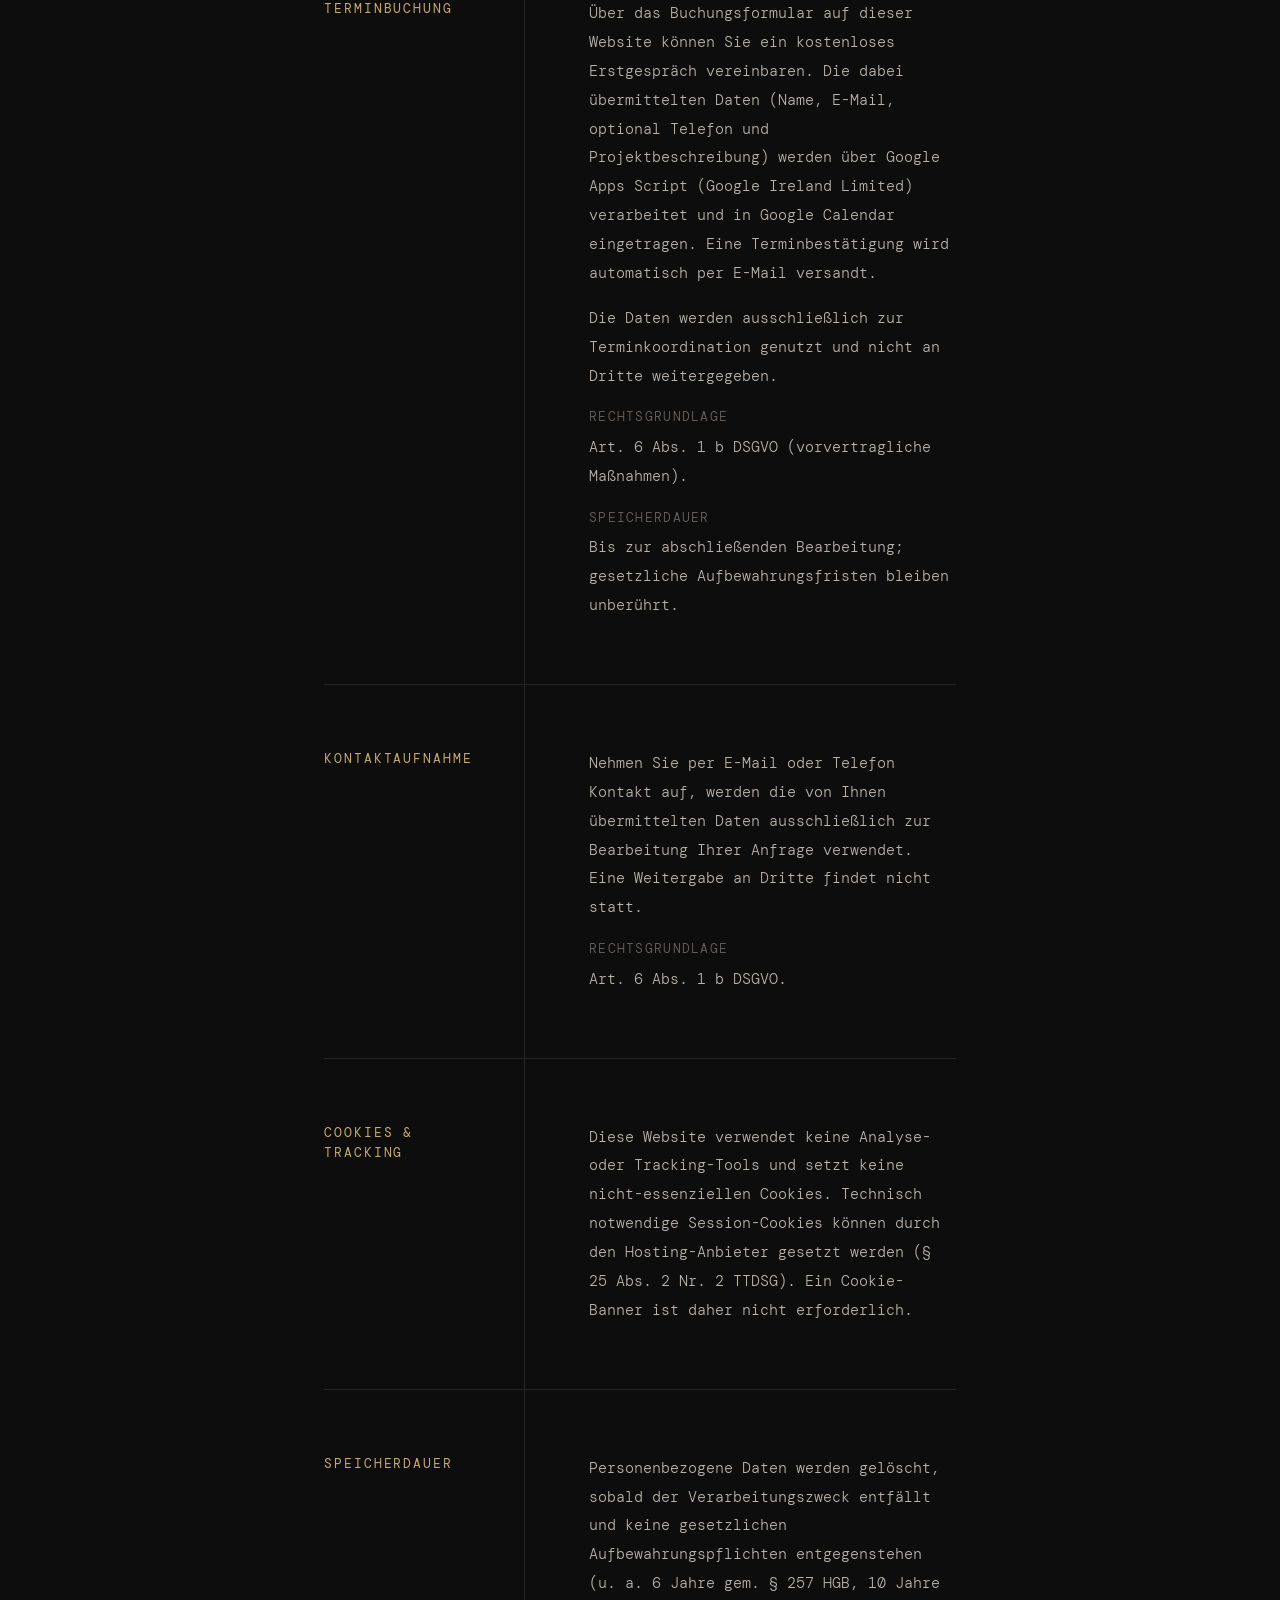
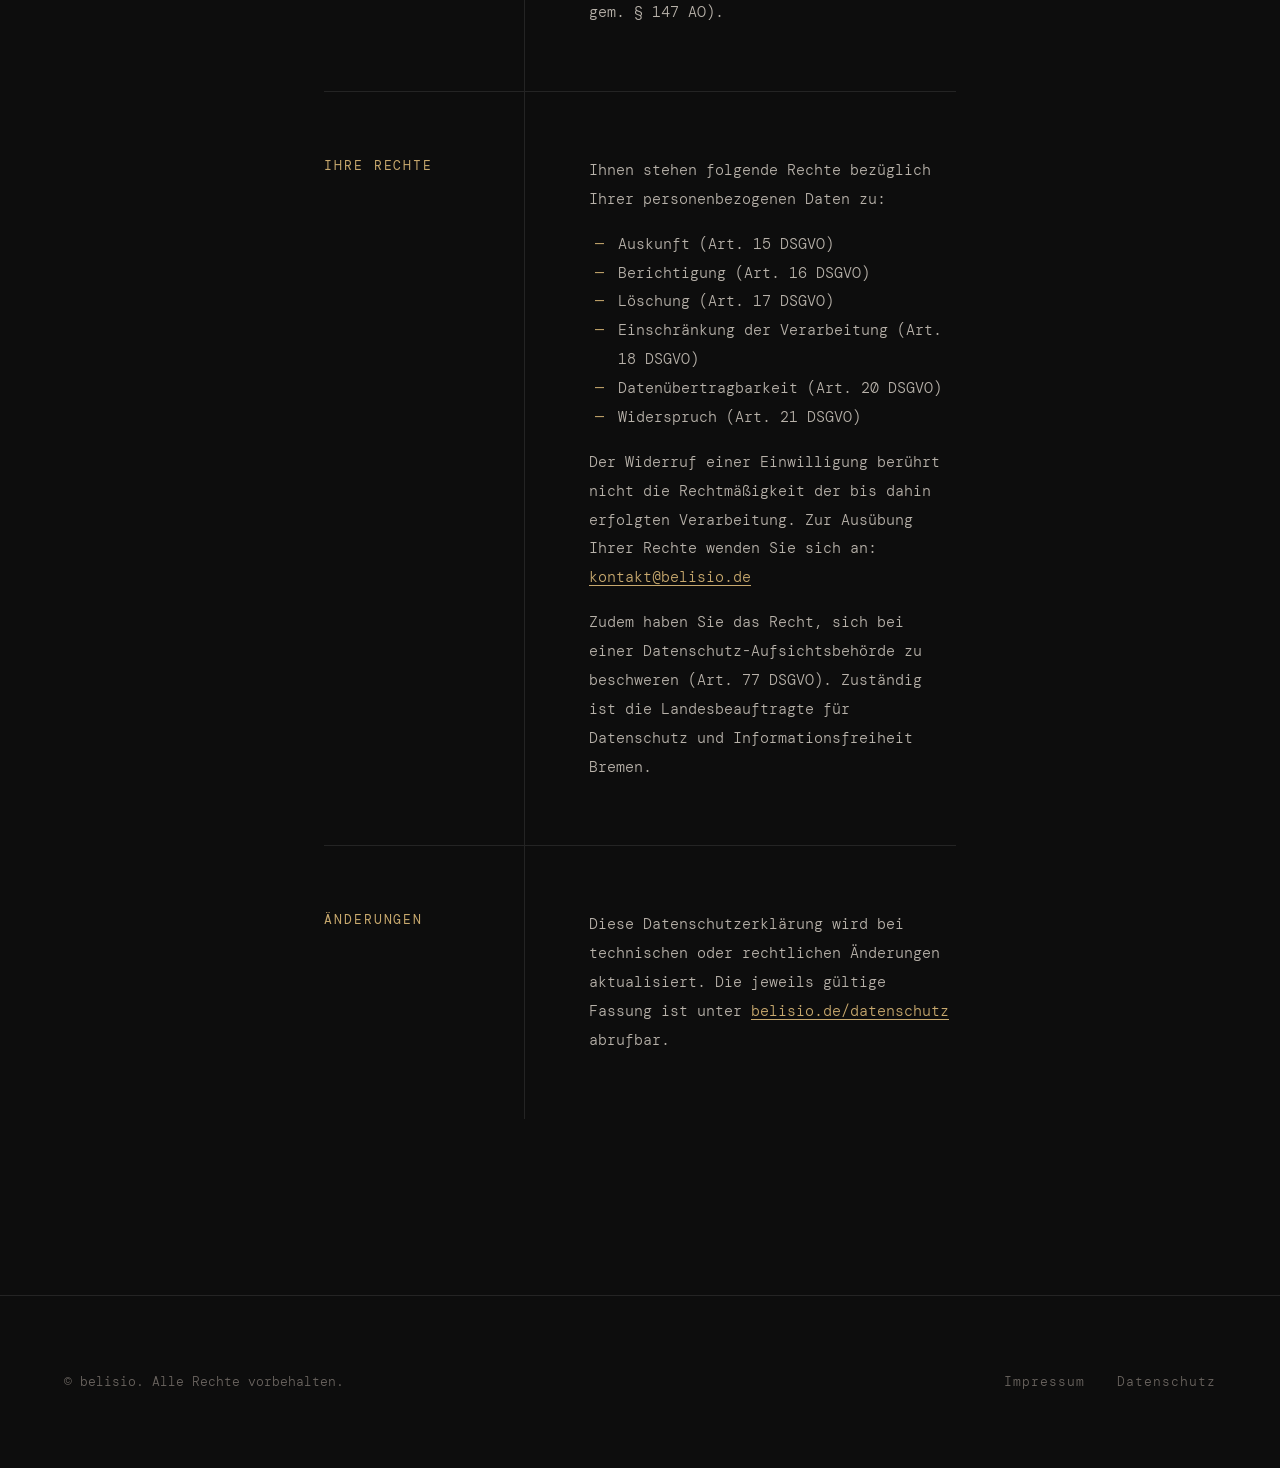
<file: datenschutz.html>
<!DOCTYPE html>
<html lang="de">
<head>
  <meta charset="UTF-8">
  <meta name="viewport" content="width=device-width, initial-scale=1.0">
  <title>Datenschutz – belisio</title>
  <meta name="robots" content="noindex, nofollow">
  <link rel="canonical" href="https://belisio.de/datenschutz">

  <link rel="preconnect" href="https://fonts.googleapis.com">
  <link rel="preconnect" href="https://fonts.gstatic.com" crossorigin>
  <link rel="stylesheet"
        href="https://fonts.googleapis.com/css2?family=Cormorant+Garamond:ital,wght@0,300;0,400;0,600;1,300;1,600&family=DM+Mono:wght@300;400&display=swap"
        media="print" onload="this.media='all'">
  <noscript>
    <link rel="stylesheet"
          href="https://fonts.googleapis.com/css2?family=Cormorant+Garamond:ital,wght@0,300;0,400;0,600;1,300;1,600&family=DM+Mono:wght@300;400&display=swap">
  </noscript>

  <link rel="icon" href="favicon.svg" type="image/svg+xml">
  <link rel="stylesheet" href="style.css">

  <style>
    .legal-page {
      min-height: 100dvh;
      background: var(--color-void);
      padding-top: calc(var(--header-h) + var(--space-xl));
      padding-bottom: var(--space-2xl);
    }

    .legal-back {
      display: inline-flex;
      align-items: center;
      gap: 0.5rem;
      font-family: var(--font-mono);
      font-size: var(--text-xs);
      letter-spacing: 0.1em;
      text-transform: uppercase;
      color: var(--color-muted);
      margin-bottom: var(--space-xl);
      transition: color var(--dur-fast);
      min-height: 44px;
    }
    .legal-back:hover { color: var(--color-accent); }

    .legal-page__header {
      margin-bottom: var(--space-xl);
      padding-bottom: var(--space-lg);
      border-bottom: 1px solid var(--color-rule-dark);
    }
    .legal-page__eyebrow {
      font-family: var(--font-mono);
      font-size: var(--text-xs);
      letter-spacing: 0.2em;
      text-transform: uppercase;
      color: var(--color-accent);
      display: inline-block;
      margin-bottom: var(--space-sm);
      border-top: 1px solid var(--color-accent);
      padding-top: var(--space-xs);
    }
    .legal-page__title {
      font-family: var(--font-serif);
      font-size: var(--text-3xl);
      font-weight: 300;
      color: var(--color-paper);
      line-height: 1.1;
    }
    .legal-page__intro {
      font-family: var(--font-mono);
      font-size: var(--text-sm);
      font-weight: 300;
      color: var(--color-muted-light);
      line-height: 1.9;
      margin-top: var(--space-md);
      max-width: 580px;
    }

    .legal-grid {
      display: grid;
      grid-template-columns: 200px 1fr;
      gap: 0;
    }
    .legal-block {
      display: contents;
    }
    .legal-block__heading {
      font-family: var(--font-mono);
      font-size: var(--text-xs);
      font-weight: 400;
      letter-spacing: 0.15em;
      text-transform: uppercase;
      color: var(--color-accent);
      padding: var(--space-lg) var(--space-md) var(--space-lg) 0;
      border-top: 1px solid var(--color-rule-dark);
      line-height: 1.6;
      align-self: start;
    }
    .legal-block__body {
      padding: var(--space-lg) 0 var(--space-lg) var(--space-lg);
      border-top: 1px solid var(--color-rule-dark);
      border-left: 1px solid var(--color-rule-dark);
    }
    .legal-block__body p,
    .legal-block__body address {
      font-family: var(--font-mono);
      font-size: var(--text-sm);
      font-weight: 300;
      color: var(--color-muted-light);
      line-height: 1.9;
      font-style: normal;
      margin-bottom: var(--space-sm);
    }
    .legal-block__body p:last-child,
    .legal-block__body address:last-child { margin-bottom: 0; }
    .legal-block__body a {
      color: var(--color-accent);
      text-decoration: underline;
      text-underline-offset: 3px;
      transition: color var(--dur-fast);
    }
    .legal-block__body a:hover { color: var(--color-paper); }
    .legal-block__body ul {
      padding-left: 1.2em;
      margin-bottom: var(--space-sm);
    }
    .legal-block__body ul li {
      font-family: var(--font-mono);
      font-size: var(--text-sm);
      font-weight: 300;
      color: var(--color-muted-light);
      line-height: 1.9;
      position: relative;
      padding-left: 0.5em;
    }
    .legal-block__body ul li::before {
      content: '—';
      position: absolute;
      left: -1em;
      color: var(--color-accent);
    }
    .legal-block__body .legal-label {
      font-family: var(--font-mono);
      font-size: var(--text-xs);
      letter-spacing: 0.1em;
      text-transform: uppercase;
      color: var(--color-muted);
      display: block;
      margin-bottom: 0.3rem;
      margin-top: var(--space-sm);
    }
    .legal-block__body .legal-label:first-child { margin-top: 0; }

    .legal-grid > :nth-last-child(-n+2) {
      border-bottom: 1px solid var(--color-rule-dark);
    }

    @media (max-width: 600px) {
      .legal-grid { grid-template-columns: 1fr; }
      .legal-block__heading {
        padding-bottom: var(--space-xs);
        border-bottom: none;
      }
      .legal-block__body {
        padding: 0 0 var(--space-lg) 0;
        border-left: none;
        border-top: none;
      }
      .legal-grid > :nth-last-child(-n+2) { border-bottom: none; }
      .legal-grid > :nth-last-child(1) { border-bottom: 1px solid var(--color-rule-dark); padding-bottom: var(--space-lg); }
    }
  </style>
</head>
<body>

  <a href="#main" class="skip-link">Zum Inhalt springen</a>

  <header class="site-header is-compact" role="banner">
    <nav class="nav container" aria-label="Hauptnavigation">
      <a href="/" class="nav__logo" aria-label="belisio – Startseite">
        <span class="logo-wordmark">belisio<span class="logo-dot">.</span></span>
      </a>
      <ul class="nav__list" id="nav-menu" role="list">
        <li><a href="/#leistungen"  class="nav__link">Leistungen</a></li>
        <li><a href="/#ueber-uns"   class="nav__link">Über uns</a></li>
        <li><a href="/#nachricht"   class="nav__link">Kontakt</a></li>
        <li><a href="/#termin"      class="nav__link nav__link--cta">Termin vereinbaren</a></li>
      </ul>
    </nav>
  </header>

  <main id="main" class="legal-page">
    <div class="container" style="max-width: 760px;">

      <a href="/" class="legal-back">← Zurück zur Startseite</a>

      <header class="legal-page__header">
        <span class="legal-page__eyebrow">Rechtliches</span>
        <h1 class="legal-page__title">Datenschutz&shy;erklärung</h1>
        <p class="legal-page__intro">
          Diese Erklärung informiert darüber, welche personenbezogenen Daten
          beim Besuch von belisio.de verarbeitet werden und auf welcher
          Rechtsgrundlage dies geschieht.
        </p>
      </header>

      <div class="legal-grid">

        <div class="legal-block">
          <h2 class="legal-block__heading">Verantwortliche Stelle</h2>
          <div class="legal-block__body">
            <address>
              Ziyad Belhadj<br>
              Einzelunternehmer<br>
              Auf dem Kamp 55<br>
              28217 Bremen<br>
              Deutschland
            </address>
            <p>
              Telefon: <a href="tel:+4915204525329">+49 152 04525329</a><br>
              E-Mail: <a href="mailto:kontakt@belisio.de">kontakt@belisio.de</a>
            </p>
            <p>
              Ein Datenschutzbeauftragter ist nicht bestellt, da die
              Voraussetzungen nach Art. 37 DSGVO nicht vorliegen.
            </p>
          </div>
        </div>

        <div class="legal-block">
          <h2 class="legal-block__heading">Rechts&shy;grundlagen</h2>
          <div class="legal-block__body">
            <p>
              Personenbezogene Daten werden ausschließlich auf Grundlage
              der DSGVO, des BDSG sowie des TTDSG verarbeitet. Die jeweils
              geltende Rechtsgrundlage wird bei den einzelnen
              Verarbeitungsvorgängen genannt (Art. 6 Abs. 1 a–f DSGVO).
            </p>
          </div>
        </div>

        <div class="legal-block">
          <h2 class="legal-block__heading">Hosting (Hostinger)</h2>
          <div class="legal-block__body">
            <p>
              Diese Website wird auf einem VPS-Server von Hostinger
              International Ltd., 61 Lordou Vironos Street, 6023 Larnaca,
              Zypern, betrieben. Mit Hostinger besteht ein
              Auftragsverarbeitungsvertrag gemäß Art. 28 DSGVO.
            </p>
            <p>
              Bei jedem Seitenaufruf erfasst der Server automatisch
              technische Zugriffsdaten:
            </p>
            <ul>
              <li>IP-Adresse und Zeitpunkt des Zugriffs</li>
              <li>Aufgerufene URL sowie Referrer-URL</li>
              <li>Browsertyp, -version und Betriebssystem</li>
            </ul>
            <p>
              Diese Daten dienen ausschließlich dem technischen Betrieb
              und der Sicherheit der Website und werden nach 7 Tagen
              automatisch gelöscht.
            </p>
            <span class="legal-label">Rechtsgrundlage</span>
            <p>Art. 6 Abs. 1 f DSGVO (berechtigtes Interesse an
            Betrieb und Sicherheit).</p>
          </div>
        </div>

        <div class="legal-block">
          <h2 class="legal-block__heading">TLS-Verschlüsselung</h2>
          <div class="legal-block__body">
            <p>
              Alle Datenübertragungen erfolgen verschlüsselt über
              TLS/HTTPS. Das Schloss-Symbol in der Adressleiste Ihres
              Browsers zeigt eine aktive verschlüsselte Verbindung an.
            </p>
          </div>
        </div>

        <div class="legal-block">
          <h2 class="legal-block__heading">Google Fonts</h2>
          <div class="legal-block__body">
            <p>
              Diese Website lädt Schriftarten über Google Fonts
              (Google Ireland Limited, Gordon House, Barrow Street,
              Dublin 4, Irland). Beim Laden der Schriften wird Ihre
              IP-Adresse an Google-Server übermittelt.
            </p>
            <span class="legal-label">Rechtsgrundlage</span>
            <p>Art. 6 Abs. 1 f DSGVO (berechtigtes Interesse an
            einheitlicher Darstellung). Google ist nach dem
            EU–US Data Privacy Framework zertifiziert.</p>
          </div>
        </div>

        <div class="legal-block">
          <h2 class="legal-block__heading">Terminbuchung</h2>
          <div class="legal-block__body">
            <p>
              Über das Buchungsformular auf dieser Website können Sie
              ein kostenloses Erstgespräch vereinbaren. Die dabei
              übermittelten Daten (Name, E-Mail, optional Telefon
              und Projektbeschreibung) werden über Google Apps Script
              (Google Ireland Limited) verarbeitet und in Google
              Calendar eingetragen. Eine Terminbestätigung wird
              automatisch per E-Mail versandt.
            </p>
            <p>
              Die Daten werden ausschließlich zur Terminkoordination
              genutzt und nicht an Dritte weitergegeben.
            </p>
            <span class="legal-label">Rechtsgrundlage</span>
            <p>Art. 6 Abs. 1 b DSGVO (vorvertragliche Maßnahmen).</p>
            <span class="legal-label">Speicherdauer</span>
            <p>Bis zur abschließenden Bearbeitung; gesetzliche
            Aufbewahrungsfristen bleiben unberührt.</p>
          </div>
        </div>

        <div class="legal-block">
          <h2 class="legal-block__heading">Kontakt&shy;aufnahme</h2>
          <div class="legal-block__body">
            <p>
              Nehmen Sie per E-Mail oder Telefon Kontakt auf, werden
              die von Ihnen übermittelten Daten ausschließlich zur
              Bearbeitung Ihrer Anfrage verwendet. Eine Weitergabe
              an Dritte findet nicht statt.
            </p>
            <span class="legal-label">Rechtsgrundlage</span>
            <p>Art. 6 Abs. 1 b DSGVO.</p>
          </div>
        </div>

        <div class="legal-block">
          <h2 class="legal-block__heading">Cookies &amp; Tracking</h2>
          <div class="legal-block__body">
            <p>
              Diese Website verwendet keine Analyse- oder
              Tracking-Tools und setzt keine nicht-essenziellen
              Cookies. Technisch notwendige Session-Cookies können
              durch den Hosting-Anbieter gesetzt werden
              (§ 25 Abs. 2 Nr. 2 TTDSG). Ein Cookie-Banner ist
              daher nicht erforderlich.
            </p>
          </div>
        </div>

        <div class="legal-block">
          <h2 class="legal-block__heading">Speicherdauer</h2>
          <div class="legal-block__body">
            <p>
              Personenbezogene Daten werden gelöscht, sobald der
              Verarbeitungszweck entfällt und keine gesetzlichen
              Aufbewahrungspflichten entgegenstehen
              (u. a. 6 Jahre gem. § 257 HGB, 10 Jahre gem. § 147 AO).
            </p>
          </div>
        </div>

        <div class="legal-block">
          <h2 class="legal-block__heading">Ihre Rechte</h2>
          <div class="legal-block__body">
            <p>
              Ihnen stehen folgende Rechte bezüglich Ihrer
              personenbezogenen Daten zu:
            </p>
            <ul>
              <li>Auskunft (Art. 15 DSGVO)</li>
              <li>Berichtigung (Art. 16 DSGVO)</li>
              <li>Löschung (Art. 17 DSGVO)</li>
              <li>Einschränkung der Verarbeitung (Art. 18 DSGVO)</li>
              <li>Datenübertragbarkeit (Art. 20 DSGVO)</li>
              <li>Widerspruch (Art. 21 DSGVO)</li>
            </ul>
            <p>
              Der Widerruf einer Einwilligung berührt nicht die
              Rechtmäßigkeit der bis dahin erfolgten Verarbeitung.
              Zur Ausübung Ihrer Rechte wenden Sie sich an:
              <a href="mailto:kontakt@belisio.de">kontakt@belisio.de</a>
            </p>
            <p>
              Zudem haben Sie das Recht, sich bei einer
              Datenschutz-Aufsichtsbehörde zu beschweren (Art. 77 DSGVO).
              Zuständig ist die Landesbeauftragte für Datenschutz und
              Informationsfreiheit Bremen.
            </p>
          </div>
        </div>

        <div class="legal-block">
          <h2 class="legal-block__heading">Änderungen</h2>
          <div class="legal-block__body">
            <p>
              Diese Datenschutzerklärung wird bei technischen oder
              rechtlichen Änderungen aktualisiert. Die jeweils
              gültige Fassung ist unter
              <a href="https://belisio.de/datenschutz">belisio.de/datenschutz</a>
              abrufbar.
            </p>
          </div>
        </div>

      </div>
    </div>
  </main>

  <footer class="site-footer section--dark" role="contentinfo">
    <div class="footer__inner container">
      <div class="footer__bottom">
        <p class="footer__copy">© belisio. Alle Rechte vorbehalten.</p>
        <div class="footer__legal">
          <a href="/impressum"   class="footer__link">Impressum</a>
          <a href="/datenschutz" class="footer__link">Datenschutz</a>
        </div>
      </div>
    </div>
  </footer>

</body>
</html>
</file>
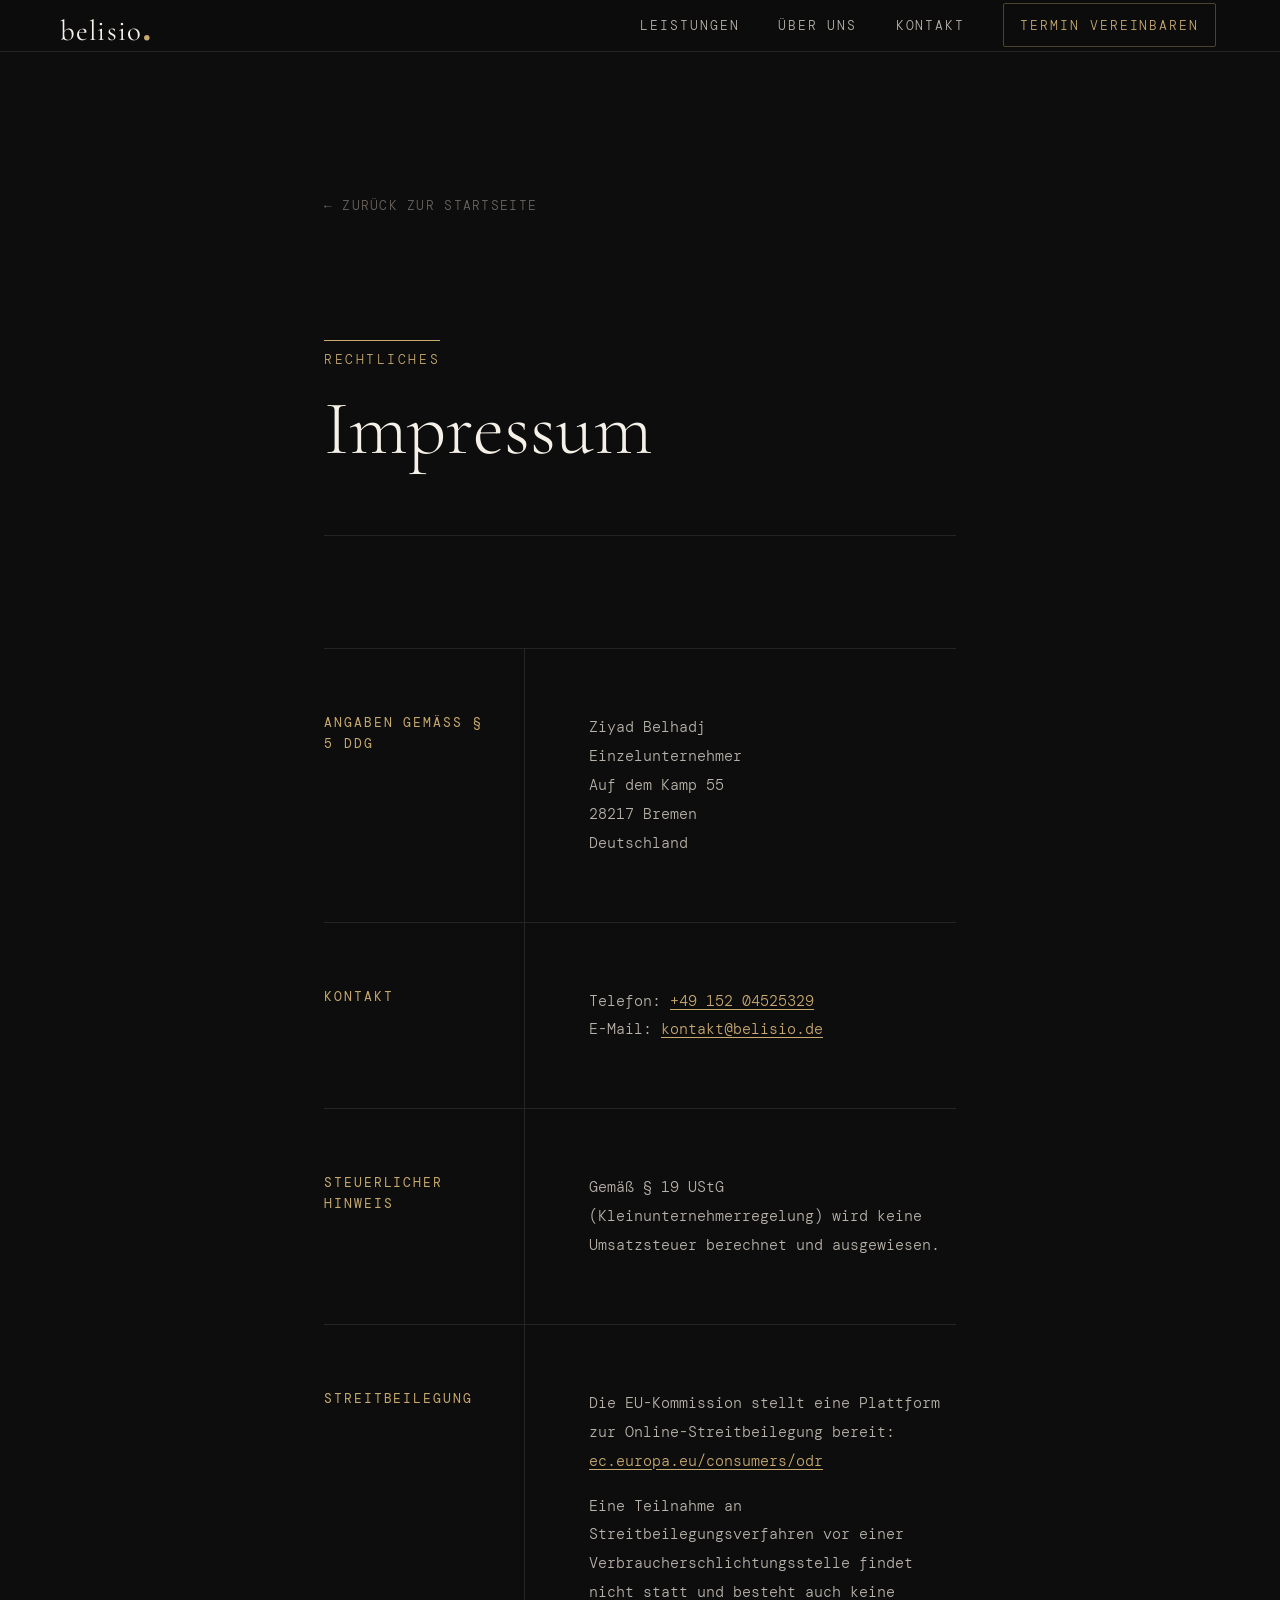
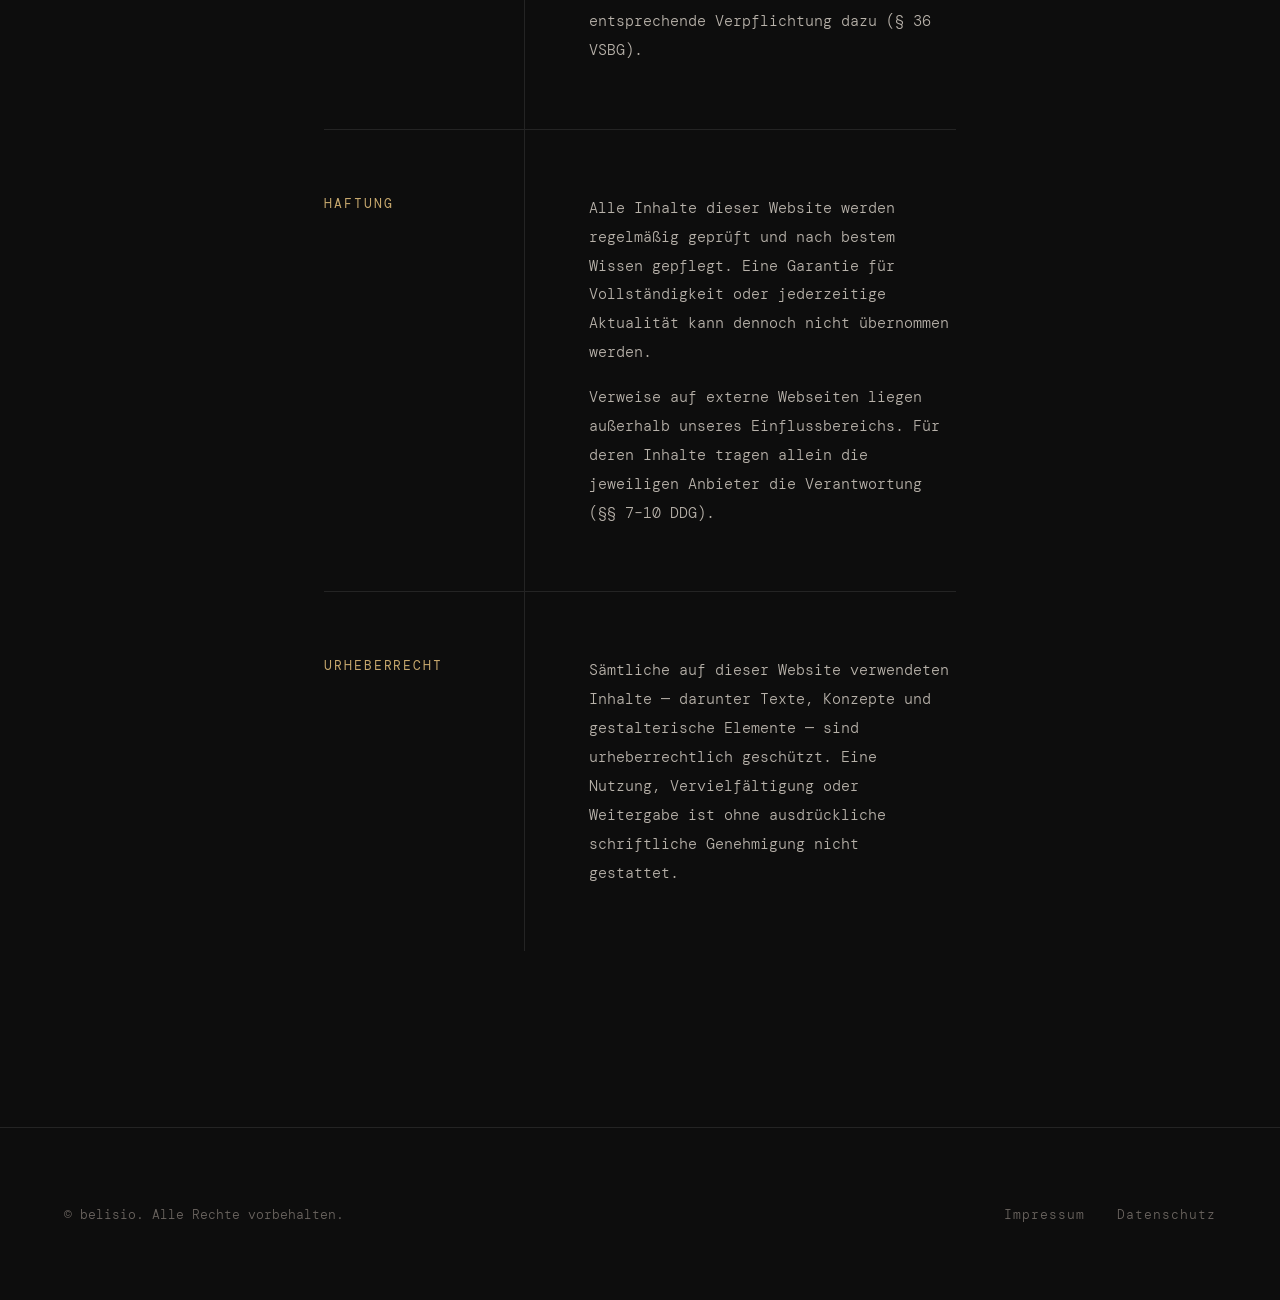
<file: impressum.html>
<!DOCTYPE html>
<html lang="de">
<head>
  <meta charset="UTF-8">
  <meta name="viewport" content="width=device-width, initial-scale=1.0">
  <title>Impressum – belisio</title>
  <meta name="robots" content="noindex, nofollow">
  <link rel="canonical" href="https://belisio.de/impressum">

  <link rel="preconnect" href="https://fonts.googleapis.com">
  <link rel="preconnect" href="https://fonts.gstatic.com" crossorigin>
  <link rel="stylesheet"
        href="https://fonts.googleapis.com/css2?family=Cormorant+Garamond:ital,wght@0,300;0,400;0,600;1,300;1,600&family=DM+Mono:wght@300;400&display=swap"
        media="print" onload="this.media='all'">
  <noscript>
    <link rel="stylesheet"
          href="https://fonts.googleapis.com/css2?family=Cormorant+Garamond:ital,wght@0,300;0,400;0,600;1,300;1,600&family=DM+Mono:wght@300;400&display=swap">
  </noscript>

  <link rel="icon" href="favicon.svg" type="image/svg+xml">
  <link rel="stylesheet" href="style.css">

  <style>
    .legal-page {
      min-height: 100dvh;
      background: var(--color-void);
      padding-top: calc(var(--header-h) + var(--space-xl));
      padding-bottom: var(--space-2xl);
    }

    .legal-back {
      display: inline-flex;
      align-items: center;
      gap: 0.5rem;
      font-family: var(--font-mono);
      font-size: var(--text-xs);
      letter-spacing: 0.1em;
      text-transform: uppercase;
      color: var(--color-muted);
      margin-bottom: var(--space-xl);
      transition: color var(--dur-fast);
      min-height: 44px;
    }
    .legal-back:hover { color: var(--color-accent); }

    .legal-page__header {
      margin-bottom: var(--space-xl);
      padding-bottom: var(--space-lg);
      border-bottom: 1px solid var(--color-rule-dark);
    }
    .legal-page__eyebrow {
      font-family: var(--font-mono);
      font-size: var(--text-xs);
      letter-spacing: 0.2em;
      text-transform: uppercase;
      color: var(--color-accent);
      display: inline-block;
      margin-bottom: var(--space-sm);
      border-top: 1px solid var(--color-accent);
      padding-top: var(--space-xs);
    }
    .legal-page__title {
      font-family: var(--font-serif);
      font-size: var(--text-3xl);
      font-weight: 300;
      color: var(--color-paper);
      line-height: 1.1;
    }

    /* Grid layout: label left, content right */
    .legal-grid {
      display: grid;
      grid-template-columns: 200px 1fr;
      gap: 0;
    }
    .legal-block {
      display: contents;
    }
    .legal-block__heading {
      font-family: var(--font-mono);
      font-size: var(--text-xs);
      font-weight: 400;
      letter-spacing: 0.15em;
      text-transform: uppercase;
      color: var(--color-accent);
      padding: var(--space-lg) var(--space-md) var(--space-lg) 0;
      border-top: 1px solid var(--color-rule-dark);
      line-height: 1.6;
      align-self: start;
    }
    .legal-block__body {
      padding: var(--space-lg) 0 var(--space-lg) var(--space-lg);
      border-top: 1px solid var(--color-rule-dark);
      border-left: 1px solid var(--color-rule-dark);
    }
    .legal-block__body p,
    .legal-block__body address {
      font-family: var(--font-mono);
      font-size: var(--text-sm);
      font-weight: 300;
      color: var(--color-muted-light);
      line-height: 1.9;
      font-style: normal;
      margin-bottom: var(--space-sm);
    }
    .legal-block__body p:last-child,
    .legal-block__body address:last-child { margin-bottom: 0; }
    .legal-block__body a {
      color: var(--color-accent);
      text-decoration: underline;
      text-underline-offset: 3px;
      transition: color var(--dur-fast);
    }
    .legal-block__body a:hover { color: var(--color-paper); }

    /* Last block gets a bottom border too */
    .legal-grid > :nth-last-child(-n+2) {
      border-bottom: 1px solid var(--color-rule-dark);
    }

    @media (max-width: 600px) {
      .legal-grid { grid-template-columns: 1fr; }
      .legal-block__heading {
        padding-bottom: var(--space-xs);
        border-bottom: none;
      }
      .legal-block__body {
        padding: 0 0 var(--space-lg) 0;
        border-left: none;
        border-top: none;
      }
      .legal-grid > :nth-last-child(-n+2) { border-bottom: none; }
      .legal-grid > :nth-last-child(1) { border-bottom: 1px solid var(--color-rule-dark); padding-bottom: var(--space-lg); }
    }
  </style>
</head>
<body>

  <a href="#main" class="skip-link">Zum Inhalt springen</a>

  <!-- ─── HEADER ─────────────────────────────────────────── -->
  <header class="site-header is-compact" role="banner">
    <nav class="nav container" aria-label="Hauptnavigation">
      <a href="/" class="nav__logo" aria-label="belisio – Startseite">
        <span class="logo-wordmark">belisio<span class="logo-dot">.</span></span>
      </a>
      <ul class="nav__list" id="nav-menu" role="list">
        <li><a href="/#leistungen"  class="nav__link">Leistungen</a></li>
        <li><a href="/#ueber-uns"   class="nav__link">Über uns</a></li>
        <li><a href="/#nachricht"   class="nav__link">Kontakt</a></li>
        <li><a href="/#termin"      class="nav__link nav__link--cta">Termin vereinbaren</a></li>
      </ul>
    </nav>
  </header>

  <main id="main" class="legal-page">
    <div class="container" style="max-width: 760px;">

      <a href="/" class="legal-back">← Zurück zur Startseite</a>

      <header class="legal-page__header">
        <span class="legal-page__eyebrow">Rechtliches</span>
        <h1 class="legal-page__title">Impressum</h1>
      </header>

      <div class="legal-grid">

        <div class="legal-block">
          <h2 class="legal-block__heading">Angaben gemäß § 5 DDG</h2>
          <div class="legal-block__body">
            <address>
              Ziyad Belhadj<br>
              Einzelunternehmer<br>
              Auf dem Kamp 55<br>
              28217 Bremen<br>
              Deutschland
            </address>
          </div>
        </div>

        <div class="legal-block">
          <h2 class="legal-block__heading">Kontakt</h2>
          <div class="legal-block__body">
            <p>
              Telefon: <a href="tel:+4915204525329">+49 152 04525329</a><br>
              E-Mail: <a href="mailto:kontakt@belisio.de">kontakt@belisio.de</a>
            </p>
          </div>
        </div>

        <div class="legal-block">
          <h2 class="legal-block__heading">Steuerlicher Hinweis</h2>
          <div class="legal-block__body">
            <p>
              Gemäß § 19 UStG (Kleinunternehmerregelung) wird keine
              Umsatzsteuer berechnet und ausgewiesen.
            </p>
          </div>
        </div>

        <div class="legal-block">
          <h2 class="legal-block__heading">Streitbeilegung</h2>
          <div class="legal-block__body">
            <p>
              Die EU-Kommission stellt eine Plattform zur
              Online-Streitbeilegung bereit:
              <a href="https://ec.europa.eu/consumers/odr/" target="_blank" rel="noopener">
                ec.europa.eu/consumers/odr
              </a>
            </p>
            <p>
              Eine Teilnahme an Streitbeilegungsverfahren vor einer
              Verbraucherschlichtungsstelle findet nicht statt und besteht
              auch keine entsprechende Verpflichtung dazu (§ 36 VSBG).
            </p>
          </div>
        </div>

        <div class="legal-block">
          <h2 class="legal-block__heading">Haftung</h2>
          <div class="legal-block__body">
            <p>
              Alle Inhalte dieser Website werden regelmäßig geprüft und
              nach bestem Wissen gepflegt. Eine Garantie für Vollständigkeit
              oder jederzeitige Aktualität kann dennoch nicht übernommen werden.
            </p>
            <p>
              Verweise auf externe Webseiten liegen außerhalb unseres
              Einflussbereichs. Für deren Inhalte tragen allein die jeweiligen
              Anbieter die Verantwortung (§§ 7–10 DDG).
            </p>
          </div>
        </div>

        <div class="legal-block">
          <h2 class="legal-block__heading">Urheberrecht</h2>
          <div class="legal-block__body">
            <p>
              Sämtliche auf dieser Website verwendeten Inhalte — darunter
              Texte, Konzepte und gestalterische Elemente — sind urheberrechtlich
              geschützt. Eine Nutzung, Vervielfältigung oder Weitergabe ist
              ohne ausdrückliche schriftliche Genehmigung nicht gestattet.
            </p>
          </div>
        </div>

      </div>

    </div>
  </main>

  <!-- ─── FOOTER ──────────────────────────────────────────── -->
  <footer class="site-footer section--dark" role="contentinfo">
    <div class="footer__inner container">
      <div class="footer__bottom">
        <p class="footer__copy">© belisio. Alle Rechte vorbehalten.</p>
        <div class="footer__legal">
          <a href="/impressum"     class="footer__link">Impressum</a>
          <a href="/datenschutz"   class="footer__link">Datenschutz</a>
        </div>
      </div>
    </div>
  </footer>

</body>
</html>
</file>
<file: style.css>
/* ============================================================
   belisio — Webdesign-Agentur
   style.css
   ============================================================ */

/* ─── 1. CUSTOM PROPERTIES ───────────────────────────────── */
:root {
  --color-void:        #0D0D0D;
  --color-void-soft:   #141414;
  --color-paper:       #F5F0E8;
  --color-paper-dk:    #EDE8DF;
  --color-ink:         #1A1A1A;
  --color-accent:      #C8A96E;
  --color-accent-dk:   #9E7D45;
  --color-accent-glow: rgba(200,169,110,0.15);
  --color-muted:       #6B6560;
  --color-muted-light: #B8B2AA;
  --color-rule:        #E2DDD5;
  --color-rule-dark:   #242424;
  --color-success:     #4CAF8A;

  --font-serif: 'Cormorant Garamond', Georgia, 'Times New Roman', serif;
  --font-mono:  'DM Mono', 'Courier New', Courier, monospace;

  --text-xs:   clamp(0.7rem,  1vw,   0.8rem);
  --text-sm:   clamp(0.85rem, 1.2vw, 0.95rem);
  --text-base: clamp(1rem,    1.4vw, 1.1rem);
  --text-lg:   clamp(1.1rem,  2vw,   1.4rem);
  --text-xl:   clamp(1.4rem,  3vw,   2rem);
  --text-2xl:  clamp(2rem,    4.5vw, 3.2rem);
  --text-3xl:  clamp(2.8rem,  6vw,   5rem);
  --text-hero: clamp(3rem,    8vw,   7.5rem);

  --space-2xs: 0.25rem;
  --space-xs:  0.5rem;
  --space-sm:  1rem;
  --space-md:  2rem;
  --space-lg:  4rem;
  --space-xl:  7rem;
  --space-2xl: 11rem;

  --ease-out:   cubic-bezier(0.16, 1, 0.3, 1);
  --ease-in:    cubic-bezier(0.7, 0, 0.84, 0);
  --dur:        0.6s;
  --dur-fast:   0.3s;

  --container-max: 1280px;
  --container-pad: clamp(1.5rem, 5vw, 5rem);
  --header-h:      4.5rem;
  --header-h-sm:   3.25rem;
}

/* ─── 2. RESET ───────────────────────────────────────────── */
*, *::before, *::after { box-sizing: border-box; margin: 0; padding: 0; }

html { scroll-behavior: smooth; -webkit-text-size-adjust: 100%; }

body {
  font-family: var(--font-mono);
  font-size: var(--text-base);
  font-weight: 300;
  line-height: 1.7;
  color: var(--color-ink);
  background-color: var(--color-void);
  overflow-x: hidden;
  -webkit-font-smoothing: antialiased;
}

img, video, svg { display: block; max-width: 100%; }
ul, ol { list-style: none; }
a { color: inherit; text-decoration: none; }
button { font: inherit; border: none; background: none; cursor: pointer; }

/* ─── 3. BASE ─────────────────────────────────────────────── */
::selection { background: var(--color-accent); color: var(--color-void); }

:focus-visible {
  outline: 2px solid var(--color-accent);
  outline-offset: 4px;
  border-radius: 2px;
}

.skip-link {
  position: fixed;
  top: 1rem; left: 1rem;
  z-index: 10000;
  padding: 0.75rem 1.5rem;
  background: var(--color-accent);
  color: var(--color-void);
  font-family: var(--font-mono);
  font-size: var(--text-sm);
  border-radius: 2px;
  transform: translateY(calc(-100% - 2rem));
  transition: transform var(--dur-fast) var(--ease-out);
}
.skip-link:focus { transform: translateY(0); }

/* ─── 4. TYPOGRAPHY ──────────────────────────────────────── */
h1, h2, h3, h4 {
  font-family: var(--font-serif);
  font-weight: 300;
  line-height: 1.1;
}
h1 { font-size: var(--text-hero); }
h2 { font-size: var(--text-3xl); }
h3 { font-size: var(--text-xl); }
em { font-style: italic; }

/* ─── 5. LAYOUT ──────────────────────────────────────────── */
.container {
  max-width: var(--container-max);
  margin-inline: auto;
  padding-inline: var(--container-pad);
}

.section--light { background-color: var(--color-paper); color: var(--color-ink); }
.section--dark  { background-color: var(--color-void);  color: var(--color-paper); }
.section--paper { background-color: var(--color-paper-dk); color: var(--color-ink); }

.section-header {
  position: relative;
  padding-top: var(--space-lg);
  margin-bottom: var(--space-xl);
  overflow: hidden;
}

.section-ghost {
  font-family: var(--font-serif);
  font-size: clamp(8rem, 22vw, 20rem);
  font-weight: 300;
  line-height: 1;
  position: absolute;
  top: -0.15em; left: -0.04em;
  pointer-events: none;
  user-select: none;
  opacity: 0.04;
  color: currentColor;
}

.section-meta { position: relative; z-index: 1; }

.section-label {
  font-family: var(--font-mono);
  font-size: var(--text-xs);
  font-weight: 400;
  letter-spacing: 0.2em;
  text-transform: uppercase;
  color: var(--color-accent);
  margin-bottom: var(--space-sm);
  padding-top: var(--space-xs);
  border-top: 1px solid var(--color-accent);
  display: inline-block;
}

/* ─── 6. COMPONENTS ──────────────────────────────────────── */

/* Buttons */
.btn {
  display: inline-flex;
  align-items: center;
  gap: 0.75rem;
  min-height: 48px;
  padding: 0.9rem 2rem;
  font-family: var(--font-mono);
  font-size: var(--text-sm);
  font-weight: 400;
  letter-spacing: 0.08em;
  text-transform: uppercase;
  border: 1px solid transparent;
  border-radius: 2px;
  transition: background-color var(--dur-fast) var(--ease-out),
              color var(--dur-fast) var(--ease-out),
              border-color var(--dur-fast) var(--ease-out),
              gap var(--dur-fast) var(--ease-out);
  cursor: pointer;
  white-space: nowrap;
}

.btn--primary {
  background-color: var(--color-accent);
  color: var(--color-void);
  border-color: var(--color-accent);
}
.btn--primary:hover,
.btn--primary:focus-visible {
  background-color: var(--color-accent-dk);
  border-color: var(--color-accent-dk);
  gap: 1.1rem;
}

.btn--ghost {
  background: transparent;
  color: var(--color-muted-light);
  border-color: var(--color-rule-dark);
}
.btn--ghost:hover,
.btn--ghost:focus-visible {
  color: var(--color-paper);
  border-color: var(--color-muted);
}

.btn__arrow { transition: transform var(--dur-fast) var(--ease-out); }
.btn:hover .btn__arrow { transform: translateX(4px); }

/* Custom cursor */
.cursor {
  position: fixed;
  left: var(--cursor-x, -100px);
  top:  var(--cursor-y, -100px);
  width: 8px; height: 8px;
  background: var(--color-accent);
  border-radius: 50%;
  pointer-events: none;
  z-index: 9999;
  transform: translate(-50%, -50%);
  transition: width .25s var(--ease-out), height .25s var(--ease-out),
              background-color .2s, border .2s;
}
.cursor.is-hover {
  width: 44px; height: 44px;
  background: transparent;
  border: 1px solid var(--color-accent);
}

/* Form shared */
.form-field {
  display: flex;
  flex-direction: column;
  gap: var(--space-xs);
}
.form-field--full { grid-column: 1 / -1; }
.form-field--submit { align-items: flex-start; gap: var(--space-sm); }

.form-label {
  font-family: var(--font-mono);
  font-size: var(--text-xs);
  font-weight: 400;
  letter-spacing: 0.12em;
  text-transform: uppercase;
  color: var(--color-muted-light);
}

.form-input {
  min-height: 48px;
  padding: 0.75rem 1rem;
  font-family: var(--font-mono);
  font-size: var(--text-sm);
  font-weight: 300;
  color: var(--color-paper);
  background: rgba(255,255,255,0.03);
  border: 1px solid var(--color-rule-dark);
  border-radius: 2px;
  width: 100%;
  transition: border-color var(--dur-fast), background-color var(--dur-fast);
  -webkit-appearance: none;
}
.form-input:hover { border-color: var(--color-muted); }
.form-input:focus {
  outline: none;
  border-color: var(--color-accent);
  background: var(--color-accent-glow);
}
.form-input::placeholder { color: rgba(184,178,170,0.35); font-style: italic; }
.form-input--textarea { resize: vertical; min-height: 100px; }
.form-input[aria-invalid="true"] { border-color: #E57373; }

.form-error {
  font-family: var(--font-mono);
  font-size: var(--text-xs);
  color: #E57373;
}

.form-disclaimer {
  font-family: var(--font-mono);
  font-size: var(--text-xs);
  color: var(--color-muted);
  line-height: 1.6;
}

/* ─── 7. HEADER + LOGO ───────────────────────────────────── */

.nav__logo {
  display: inline-flex;
  align-items: center;
  min-height: 44px;
  text-decoration: none;
  transition: opacity var(--dur-fast);
  margin-left: -0.25rem;
}
.nav__logo:hover { opacity: 0.8; }

.logo-dot {
  color: var(--color-accent);
  font-style: normal;
  font-size: 1.6em;
  font-weight: 700;
}

.logo-wordmark {
  font-family: var(--font-serif);
  font-size: clamp(1.4rem, 2.5vw, 1.8rem);
  font-weight: 400;
  color: var(--color-paper);
  letter-spacing: 0.04em;
  line-height: 1;
}

/* Footer logo */
.footer__logo-link {
  display: inline-flex;
  align-items: center;
  text-decoration: none;
  margin-bottom: var(--space-xs);
}
.footer__logo {
  font-family: var(--font-serif);
  font-size: 1.5rem;
  font-weight: 400;
  color: var(--color-paper);
  letter-spacing: 0.04em;
}

.site-header {
  position: fixed;
  top: 0; left: 0; right: 0;
  z-index: 1000;
  height: var(--header-h);
  display: flex;
  align-items: center;
  transition: height var(--dur-fast) var(--ease-out),
              background-color var(--dur-fast),
              backdrop-filter var(--dur-fast),
              border-color var(--dur-fast);
}
.site-header.is-compact {
  height: var(--header-h-sm);
  background: rgba(13,13,13,0.9);
  backdrop-filter: blur(16px);
  -webkit-backdrop-filter: blur(16px);
  border-bottom: 1px solid var(--color-rule-dark);
}

.nav {
  display: flex;
  align-items: center;
  justify-content: space-between;
  width: 100%;
}


.nav__list {
  display: flex;
  align-items: center;
  gap: clamp(1.5rem, 3vw, 3rem);
}

.nav__link {
  font-family: var(--font-mono);
  font-size: var(--text-xs);
  letter-spacing: 0.15em;
  text-transform: uppercase;
  color: var(--color-muted-light);
  min-height: 44px;
  display: inline-flex;
  align-items: center;
  position: relative;
  transition: color var(--dur-fast);
}
.nav__link::after {
  content: '';
  position: absolute;
  bottom: 0.4rem; left: 0;
  width: 0; height: 1px;
  background: var(--color-accent);
  transition: width var(--dur-fast) var(--ease-out);
}
.nav__link:hover,
.nav__link:focus-visible { color: var(--color-paper); }
.nav__link:hover::after,
.nav__link:focus-visible::after { width: 100%; }

/* CTA nav link */
.nav__link--cta {
  color: var(--color-accent);
  padding: 0.4rem 1rem;
  border: 1px solid rgba(200,169,110,0.35);
  border-radius: 2px;
}
.nav__link--cta::after { display: none; }
.nav__link--cta:hover,
.nav__link--cta:focus-visible {
  color: var(--color-void);
  background: var(--color-accent);
  border-color: var(--color-accent);
}

.nav__toggle {
  display: none;
  flex-direction: column;
  gap: 6px;
  min-height: 44px; min-width: 44px;
  padding: 0.5rem;
  z-index: 10;
}
.nav__toggle-bar {
  display: block;
  width: 22px; height: 1px;
  background: var(--color-paper);
  transition: transform var(--dur-fast) var(--ease-out), opacity var(--dur-fast);
  transform-origin: center;
}
.nav__toggle[aria-expanded="true"] .nav__toggle-bar:first-child {
  transform: translateY(3.5px) rotate(45deg);
}
.nav__toggle[aria-expanded="true"] .nav__toggle-bar:last-child {
  transform: translateY(-3.5px) rotate(-45deg);
}

/* ─── 8. HERO ────────────────────────────────────────────── */
.hero {
  position: relative;
  min-height: 100dvh;
  display: flex;
  flex-direction: column;
  justify-content: center;
  background-color: var(--color-void);
  overflow: hidden;
  padding-top: var(--header-h);
}

/* Hero background — refined dark with geometric grid + warm glow */
.hero__bg {
  position: absolute;
  inset: 0;
  pointer-events: none;
  /* Subtle grid suggesting web/digital precision */
  background-image:
    linear-gradient(rgba(200,169,110,0.035) 1px, transparent 1px),
    linear-gradient(90deg, rgba(200,169,110,0.035) 1px, transparent 1px);
  background-size: 72px 72px;
  /* Warm gold radial glow from upper-right */
  background-color: var(--color-void);
}
.hero__bg::before {
  content: '';
  position: absolute;
  inset: 0;
  background:
    radial-gradient(ellipse 65% 55% at 75% 30%, rgba(200,169,110,0.09) 0%, transparent 65%),
    radial-gradient(ellipse 40% 35% at 15% 80%, rgba(200,169,110,0.05) 0%, transparent 55%);
}
/* Fade grid at edges so it's subtle */
.hero__bg::after {
  content: '';
  position: absolute;
  inset: 0;
  background:
    radial-gradient(ellipse 100% 100% at 50% 50%, transparent 40%, var(--color-void) 100%);
}

.hero__content {
  position: relative;
  z-index: 1;
  padding-block: var(--space-xl) var(--space-lg);
  flex: 1;
  display: flex;
  flex-direction: column;
  justify-content: center;
}

.hero__eyebrow {
  font-family: var(--font-mono);
  font-size: var(--text-xs);
  letter-spacing: 0.22em;
  text-transform: uppercase;
  color: var(--color-accent);
  margin-bottom: var(--space-md);
}

.hero__heading {
  color: var(--color-paper);
  margin-bottom: var(--space-md);
  max-width: 820px;
}
.hero__heading em { color: var(--color-accent); }

.hero__sub {
  font-family: var(--font-mono);
  font-size: var(--text-base);
  font-weight: 300;
  color: var(--color-muted-light);
  line-height: 1.8;
  margin-bottom: var(--space-lg);
  max-width: 520px;
}

.hero__actions {
  display: flex;
  flex-wrap: wrap;
  gap: var(--space-sm);
  align-items: center;
}

/* Booking bar */
.hero__booking-bar {
  position: relative;
  z-index: 1;
  background: rgba(200,169,110,0.06);
  border-top: 1px solid rgba(200,169,110,0.2);
  padding: 1rem 0;
}

.booking-bar {
  display: flex;
  align-items: center;
  justify-content: space-between;
  gap: var(--space-md);
  flex-wrap: wrap;
}

.booking-bar__text {
  display: flex;
  align-items: center;
  gap: 0.75rem;
  font-family: var(--font-mono);
  font-size: var(--text-sm);
  color: var(--color-muted-light);
}

.booking-bar__label {
  color: var(--color-accent);
  font-size: 0.6rem;
}

.booking-bar__cta {
  font-family: var(--font-mono);
  font-size: var(--text-xs);
  letter-spacing: 0.12em;
  text-transform: uppercase;
  color: var(--color-accent);
  display: inline-flex;
  align-items: center;
  gap: 0.5rem;
  min-height: 44px;
  padding: 0.5rem 1rem;
  border: 1px solid rgba(200,169,110,0.3);
  border-radius: 2px;
  white-space: nowrap;
  transition: background var(--dur-fast), color var(--dur-fast);
}
.booking-bar__cta:hover,
.booking-bar__cta:focus-visible {
  background: var(--color-accent);
  color: var(--color-void);
}

/* ─── 9. STATS BAR ───────────────────────────────────────── */
.stats-bar {
  padding-block: var(--space-lg);
  border-top: 1px solid var(--color-rule);
  border-bottom: 1px solid var(--color-rule);
}

.stats-bar__list {
  display: grid;
  grid-template-columns: repeat(4, 1fr);
  gap: var(--space-md);
}

.stats-bar__item {
  display: flex;
  flex-direction: column;
  gap: var(--space-xs);
  padding-left: var(--space-md);
  border-left: 1px solid var(--color-rule);
}

.stats-bar__num {
  font-family: var(--font-serif);
  font-size: var(--text-2xl);
  font-weight: 300;
  color: var(--color-ink);
  line-height: 1;
}

.stats-bar__text {
  font-family: var(--font-mono);
  font-size: var(--text-xs);
  font-weight: 300;
  color: var(--color-muted);
  line-height: 1.6;
}

/* ─── 10. VORTEILE ───────────────────────────────────────── */
.vorteile {
  padding-block: var(--space-xl) var(--space-2xl);
}

.vorteile__list {
  display: grid;
  grid-template-columns: repeat(2, 1fr);
  gap: var(--space-md);
}

.vorteil-card {
  padding: var(--space-lg) var(--space-md);
  background: rgba(255,255,255,0.025);
  border: 1px solid var(--color-rule-dark);
  border-radius: 2px;
  position: relative;
  overflow: hidden;
  transition: border-color var(--dur-fast), box-shadow var(--dur-fast);
}
.vorteil-card::before {
  content: '';
  position: absolute;
  bottom: 0; left: 0;
  width: 0; height: 2px;
  background: var(--color-accent);
  transition: width 0.5s var(--ease-out);
}
.vorteil-card:hover::before,
.vorteil-card:focus-within::before { width: 100%; }
.vorteil-card:hover {
  border-color: rgba(200,169,110,0.3);
  box-shadow: 0 8px 40px rgba(200,169,110,0.06);
}

.vorteil-card__icon {
  width: 36px; height: 36px;
  color: var(--color-accent);
  margin-bottom: var(--space-md);
}

.vorteil-card__title {
  font-family: var(--font-serif);
  font-size: var(--text-xl);
  font-weight: 400;
  color: var(--color-paper);
  margin-bottom: var(--space-sm);
}

.vorteil-card__desc {
  font-family: var(--font-mono);
  font-size: var(--text-sm);
  font-weight: 300;
  color: var(--color-muted-light);
  line-height: 1.9;
}

/* ─── 11. LEISTUNGEN ─────────────────────────────────────── */
.leistungen {
  padding-block: var(--space-xl) var(--space-2xl);
}

.leistungen__list {
  display: grid;
  grid-template-columns: repeat(3, 1fr);
  gap: var(--space-md);
}

.leistung-item {
  background: var(--color-paper-dk);
  border: 1px solid var(--color-rule);
  border-radius: 3px;
  padding: var(--space-lg) var(--space-md);
  position: relative;
  overflow: hidden;
  transition: border-color var(--dur-fast), box-shadow var(--dur-fast), transform var(--dur-fast);
}
.leistung-item::after {
  content: '';
  position: absolute;
  bottom: 0; left: 0;
  width: 0; height: 2px;
  background: var(--color-accent);
  transition: width 0.5s var(--ease-out);
}
.leistung-item:hover::after,
.leistung-item:focus-within::after { width: 100%; }
.leistung-item:hover {
  border-color: rgba(200,169,110,0.3);
  box-shadow: 0 12px 40px rgba(0,0,0,0.07);
  transform: translateY(-2px);
}


.leistung-item__head {
  display: flex;
  align-items: flex-start;
  gap: var(--space-sm);
  margin-bottom: var(--space-md);
}

.leistung-item__icon {
  width: 32px; height: 32px;
  color: var(--color-accent-dk);
  flex-shrink: 0;
  margin-top: 4px;
}

.leistung-item__title {
  font-family: var(--font-serif);
  font-size: var(--text-xl);
  font-weight: 400;
  color: var(--color-ink);
  line-height: 1.2;
  flex: 1;
  min-width: 0;
  word-break: break-word;
}

.leistung-item__desc {
  font-family: var(--font-mono);
  font-size: var(--text-sm);
  font-weight: 300;
  color: var(--color-muted);
  line-height: 1.9;
  margin-bottom: var(--space-md);
}

.leistung-item__features {
  display: flex;
  flex-direction: column;
  gap: var(--space-xs);
}
.leistung-item__features li {
  font-family: var(--font-mono);
  font-size: var(--text-xs);
  color: var(--color-muted);
  padding-left: 1.2em;
  position: relative;
}
.leistung-item__features li::before {
  content: '—';
  position: absolute;
  left: 0;
  color: var(--color-accent);
}

/* ─── 12. ÜBER UNS ───────────────────────────────────────── */
.ueber-uns {
  padding-block: var(--space-xl) var(--space-2xl);
}

.ueber-uns__body {
  display: grid;
  grid-template-columns: 1fr 1fr;
  gap: var(--space-xl);
  margin-bottom: var(--space-xl);
  align-items: start;
}

.ueber-uns__statement {
  font-family: var(--font-serif);
  font-size: var(--text-2xl);
  font-weight: 300;
  line-height: 1.25;
  color: var(--color-ink);
}

.ueber-uns__text p {
  font-family: var(--font-mono);
  font-size: var(--text-sm);
  font-weight: 300;
  color: var(--color-muted);
  line-height: 1.9;
  margin-bottom: var(--space-md);
}
.ueber-uns__text p:last-child { margin-bottom: 0; }

/* Ablauf within Über uns */
.ablauf-inline {
  padding-top: var(--space-xl);
  border-top: 1px solid var(--color-rule);
}

.ablauf-inline__title {
  font-family: var(--font-serif);
  font-size: var(--text-xl);
  font-weight: 300;
  color: var(--color-ink);
  margin-bottom: var(--space-lg);
}

/* ─── 12. ABLAUF (reused in Über uns) ────────────────────── */
.ablauf__list {
  display: grid;
  grid-template-columns: repeat(2, 1fr);
  gap: var(--space-lg) var(--space-xl);
}

.ablauf-step {
  display: flex;
  gap: var(--space-md);
  align-items: flex-start;
}

.ablauf-step__num {
  font-family: var(--font-serif);
  font-size: clamp(3.5rem, 6vw, 6rem);
  font-weight: 300;
  color: var(--color-accent);
  opacity: 0.4;
  line-height: 1;
  flex-shrink: 0;
  min-width: 3rem;
}

.ablauf-step__title {
  font-family: var(--font-serif);
  font-size: var(--text-xl);
  font-weight: 400;
  color: var(--color-ink);
  margin-bottom: var(--space-sm);
}

.ablauf-step__desc {
  font-family: var(--font-mono);
  font-size: var(--text-sm);
  font-weight: 300;
  color: var(--color-muted);
  line-height: 1.9;
  margin-bottom: var(--space-sm);
}

.ablauf-step__link {
  font-family: var(--font-mono);
  font-size: var(--text-xs);
  letter-spacing: 0.1em;
  text-transform: uppercase;
  color: var(--color-accent);
  min-height: 44px;
  display: inline-flex;
  align-items: center;
  transition: letter-spacing var(--dur-fast);
}
.ablauf-step__link:hover,
.ablauf-step__link:focus-visible { letter-spacing: 0.16em; }

/* ─── 13. TERMIN SECTION ─────────────────────────────────── */
.termin {
  padding-block: var(--space-xl) var(--space-2xl);
}

.termin__intro {
  font-family: var(--font-mono);
  font-size: var(--text-sm);
  font-weight: 300;
  color: var(--color-muted);
  line-height: 1.9;
  max-width: 580px;
  margin-bottom: var(--space-xl);
}

/* Contact section (message form + email link) */
.contact-section {
  margin-top: var(--space-2xl);
  padding-top: var(--space-xl);
}

.contact-section__divider {
  height: 1px;
  background: var(--color-rule);
  margin-bottom: var(--space-xl);
}

.contact-section__intro {
  margin-bottom: var(--space-lg);
}

.contact-section__heading {
  font-family: var(--font-serif);
  font-size: var(--text-2xl);
  font-weight: 300;
  color: var(--color-ink);
  margin-bottom: var(--space-sm);
  margin-top: var(--space-sm);
}

.contact-section__sub {
  font-family: var(--font-mono);
  font-size: var(--text-sm);
  font-weight: 300;
  color: var(--color-muted);
  line-height: 1.8;
}

.contact-email-inline {
  color: var(--color-accent-dk);
  text-decoration: underline;
  text-underline-offset: 3px;
  transition: color var(--dur-fast);
}
.contact-email-inline:hover,
.contact-email-inline:focus-visible { color: var(--color-ink); }

/* Contact form (light variant) */
.contact-form {
  max-width: 640px;
}

.contact-form__grid {
  display: grid;
  grid-template-columns: 1fr 1fr;
  gap: var(--space-md);
}

/* Light form inputs (for paper-background sections) */
.form-input--light {
  color: var(--color-ink);
  background: #fff;
  border: 1px solid var(--color-rule);
}
.form-input--light:hover { border-color: var(--color-muted); }
.form-input--light:focus {
  outline: none;
  border-color: var(--color-accent-dk);
  background: #fff;
}
.form-input--light::placeholder { color: rgba(107,101,96,0.45); }

.form-disclaimer--dark {
  color: var(--color-muted);
}

/* ─── 14. BOOKING WIDGET ─────────────────────────────────── */
.booking-widget {
  background: var(--color-void-soft);
  border: 1px solid var(--color-rule-dark);
  border-radius: 4px;
  overflow: hidden;
  max-width: 820px;
  position: relative;
}

/* Progress bar */
.booking-progress {
  padding: 1rem var(--space-md);
  background: rgba(200,169,110,0.04);
  border-bottom: 1px solid var(--color-rule-dark);
}
.booking-progress__steps {
  display: flex;
  align-items: center;
  gap: 0.75rem;
}
.booking-progress__step {
  font-family: var(--font-mono);
  font-size: var(--text-xs);
  letter-spacing: 0.1em;
  text-transform: uppercase;
  color: var(--color-muted);
  transition: color var(--dur-fast);
}
.booking-progress__step.is-active { color: var(--color-accent); }
.booking-progress__step.is-done   { color: var(--color-success); }
.booking-progress__divider {
  color: var(--color-rule-dark);
  font-size: 0.7rem;
}

/* Step wrapper */
.booking-step { padding: var(--space-lg) var(--space-md); }

/* Back button */
.booking-back-btn {
  font-family: var(--font-mono);
  font-size: var(--text-xs);
  letter-spacing: 0.1em;
  text-transform: uppercase;
  color: var(--color-muted);
  min-height: 44px;
  display: inline-flex;
  align-items: center;
  gap: 0.4rem;
  transition: color var(--dur-fast);
  margin-bottom: var(--space-md);
}
.booking-back-btn:hover,
.booking-back-btn:focus-visible { color: var(--color-accent); }

/* Calendar */
.booking-calendar__header {
  display: flex;
  align-items: center;
  justify-content: space-between;
  margin-bottom: var(--space-md);
}

.booking-calendar__month {
  font-family: var(--font-serif);
  font-size: var(--text-xl);
  font-weight: 400;
  color: var(--color-paper);
  letter-spacing: 0.02em;
}

.booking-nav-btn {
  font-family: var(--font-mono);
  font-size: 1.2rem;
  color: var(--color-muted-light);
  min-width: 44px; min-height: 44px;
  display: inline-flex;
  align-items: center;
  justify-content: center;
  border-radius: 2px;
  border: 1px solid transparent;
  transition: color var(--dur-fast), border-color var(--dur-fast);
}
.booking-nav-btn:hover,
.booking-nav-btn:focus-visible {
  color: var(--color-accent);
  border-color: var(--color-rule-dark);
}

.booking-calendar__weekdays {
  display: grid;
  grid-template-columns: repeat(7, 1fr);
  gap: 4px;
  margin-bottom: 8px;
}
.booking-calendar__weekdays span {
  font-family: var(--font-mono);
  font-size: var(--text-xs);
  letter-spacing: 0.08em;
  text-transform: uppercase;
  color: var(--color-muted);
  text-align: center;
  padding: 0.4rem 0;
}

.booking-calendar__grid {
  display: grid;
  grid-template-columns: repeat(7, 1fr);
  gap: 4px;
}

/* Calendar day cells */
.cal-day {
  aspect-ratio: 1;
  display: flex;
  align-items: center;
  justify-content: center;
  font-family: var(--font-mono);
  font-size: var(--text-sm);
  border-radius: 2px;
  min-height: 44px;
  position: relative;
  transition: background var(--dur-fast), color var(--dur-fast), border-color var(--dur-fast);
  border: 1px solid transparent;
  cursor: default;
  color: var(--color-muted);
}

.cal-day--empty { /* placeholder */ }

.cal-day--past {
  color: rgba(107,101,96,0.3);
}

.cal-day--unavailable {
  color: rgba(107,101,96,0.35);
}
.cal-day--unavailable::after {
  content: '';
  position: absolute;
  bottom: 6px; left: 50%; transform: translateX(-50%);
  width: 4px; height: 4px;
  border-radius: 50%;
  background: rgba(107,101,96,0.3);
}

.cal-day--available {
  color: var(--color-paper);
  cursor: pointer;
}
.cal-day--available::after {
  content: '';
  position: absolute;
  bottom: 6px; left: 50%; transform: translateX(-50%);
  width: 4px; height: 4px;
  border-radius: 50%;
  background: var(--color-success);
}
.cal-day--available:hover,
.cal-day--available:focus-visible {
  background: var(--color-accent-glow);
  border-color: var(--color-accent);
  color: var(--color-accent);
}

.cal-day--selected {
  background: var(--color-accent) !important;
  color: var(--color-void) !important;
  border-color: var(--color-accent) !important;
  font-weight: 400;
}
.cal-day--selected::after { display: none; }

.cal-day--today {
  border-color: var(--color-rule-dark);
}

/* Calendar legend */
.booking-calendar__legend {
  display: flex;
  gap: var(--space-md);
  margin-top: var(--space-md);
  flex-wrap: wrap;
}
.legend-item {
  display: flex;
  align-items: center;
  gap: 0.4rem;
  font-family: var(--font-mono);
  font-size: var(--text-xs);
  color: var(--color-muted);
}
.legend-dot {
  width: 6px; height: 6px;
  border-radius: 50%;
}
.legend-dot--available { background: var(--color-success); }
.legend-dot--unavailable { background: rgba(107,101,96,0.4); }

/* Time slots */
.booking-slots__header {
  display: flex;
  flex-direction: column;
}
.booking-slots__date {
  font-family: var(--font-serif);
  font-size: var(--text-xl);
  color: var(--color-paper);
  margin-bottom: var(--space-md);
}
.booking-slots__label {
  font-family: var(--font-mono);
  font-size: var(--text-xs);
  letter-spacing: 0.12em;
  text-transform: uppercase;
  color: var(--color-muted);
  margin-bottom: var(--space-sm);
}
.booking-slots__grid {
  display: flex;
  flex-wrap: wrap;
  gap: 0.5rem;
}

.slot-btn {
  font-family: var(--font-mono);
  font-size: var(--text-sm);
  color: var(--color-paper);
  min-height: 48px;
  padding: 0.6rem 1.2rem;
  border: 1px solid var(--color-rule-dark);
  border-radius: 2px;
  background: transparent;
  transition: background var(--dur-fast), border-color var(--dur-fast), color var(--dur-fast);
  cursor: pointer;
}
.slot-btn:hover,
.slot-btn:focus-visible {
  border-color: var(--color-accent);
  color: var(--color-accent);
  background: var(--color-accent-glow);
}
.slot-btn--booked {
  color: rgba(107,101,96,0.4);
  border-color: var(--color-rule-dark);
  cursor: not-allowed;
  text-decoration: line-through;
}

/* Booking form */
.booking-form__header { display: flex; flex-direction: column; }
.booking-form__selection {
  font-family: var(--font-serif);
  font-size: var(--text-xl);
  color: var(--color-accent);
  margin-bottom: var(--space-lg);
  font-style: italic;
}
.booking-form__grid {
  display: grid;
  grid-template-columns: 1fr 1fr;
  gap: var(--space-md);
}

/* Confirmation */
.booking-confirm {
  text-align: center;
  padding: var(--space-xl) var(--space-md);
}
.booking-confirm__icon {
  width: 64px; height: 64px;
  border-radius: 50%;
  background: rgba(76,175,138,0.15);
  border: 1px solid var(--color-success);
  color: var(--color-success);
  font-size: 1.5rem;
  display: flex;
  align-items: center;
  justify-content: center;
  margin: 0 auto var(--space-md);
}
.booking-confirm__title {
  font-family: var(--font-serif);
  font-size: var(--text-2xl);
  color: var(--color-paper);
  margin-bottom: var(--space-sm);
}
.booking-confirm__text {
  font-family: var(--font-serif);
  font-size: var(--text-xl);
  font-style: italic;
  color: var(--color-accent);
  margin-bottom: var(--space-md);
}
.booking-confirm__sub {
  font-family: var(--font-mono);
  font-size: var(--text-sm);
  color: var(--color-muted-light);
  line-height: 1.8;
}

/* ─── 15. FOOTER ─────────────────────────────────────────── */
.site-footer {
  border-top: 1px solid var(--color-rule-dark);
}
.footer__inner { padding-block: var(--space-lg); }
.footer__top {
  display: flex;
  justify-content: space-between;
  align-items: flex-start;
  flex-wrap: wrap;
  gap: var(--space-lg);
  padding-bottom: var(--space-lg);
  border-bottom: 1px solid var(--color-rule-dark);
  margin-bottom: var(--space-md);
}
.footer__logo {
  font-family: var(--font-serif);
  font-size: 1.6rem;
  font-weight: 400;
  color: var(--color-paper);
  letter-spacing: 0.02em;
  margin-bottom: var(--space-xs);
}
.footer__tagline {
  font-family: var(--font-mono);
  font-size: var(--text-xs);
  color: var(--color-muted);
  letter-spacing: 0.08em;
}
.footer__nav {
  display: flex;
  flex-wrap: wrap;
  gap: var(--space-sm) var(--space-lg);
  align-items: center;
}
.footer__link {
  font-family: var(--font-mono);
  font-size: var(--text-xs);
  letter-spacing: 0.08em;
  color: var(--color-muted);
  min-height: 44px;
  display: inline-flex;
  align-items: center;
  transition: color var(--dur-fast);
}
.footer__link:hover,
.footer__link:focus-visible { color: var(--color-accent); }
.footer__bottom {
  display: flex;
  justify-content: space-between;
  align-items: center;
  flex-wrap: wrap;
  gap: var(--space-sm);
}
.footer__copy {
  font-family: var(--font-mono);
  font-size: var(--text-xs);
  color: var(--color-muted);
}
.footer__legal {
  display: flex;
  gap: var(--space-md);
}

/* ─── 16. REVEAL ANIMATIONS ──────────────────────────────── */
.reveal {
  opacity: 0;
  transform: translateY(36px);
  transition: opacity var(--dur) var(--ease-out),
              transform var(--dur) var(--ease-out);
}
.reveal.is-visible {
  opacity: 1;
  transform: translateY(0);
}

/* ─── 17. REDUCED MOTION ─────────────────────────────────── */
@media (prefers-reduced-motion: reduce) {
  html { scroll-behavior: auto; }
  *, *::before, *::after {
    animation-duration: 0.01ms !important;
    transition-duration: 0.01ms !important;
  }
  .reveal { opacity: 1; transform: none; transition: none; }
}

/* ─── 18. RESPONSIVE ─────────────────────────────────────── */

/* Mobile menu visible only on small screens */
@media (min-width: 768px) {
  .nav__list {
    display: flex !important;
    position: static;
    flex-direction: row;
    background: transparent;
    padding: 0;
    height: auto !important;
    pointer-events: all !important;
    opacity: 1 !important;
    transform: none !important;
  }
}

@media (max-width: 767px) {
  :root {
    --space-xl:  3.5rem;
    --space-2xl: 5.5rem;
    --container-pad: 1.25rem;
  }

  .nav__toggle { display: flex; }

  .nav__list {
    position: fixed;
    top: 0; left: 0; right: 0; bottom: 0;
    flex-direction: column;
    justify-content: center;
    align-items: center;
    gap: var(--space-lg);
    background: var(--color-void);
    height: 100dvh;
    pointer-events: none;
    opacity: 0;
    transform: translateY(-1rem);
    transition: opacity var(--dur-fast) var(--ease-out),
                transform var(--dur-fast) var(--ease-out);
  }
  body.nav-open .nav__list {
    pointer-events: all;
    opacity: 1;
    transform: translateY(0);
  }
  .nav__link { font-size: var(--text-xl); letter-spacing: 0.08em; color: var(--color-paper); }
  .nav__link--cta { border-color: rgba(200,169,110,0.5); }

  /* Hero */
  h1 { font-size: clamp(2rem, 9.5vw, 3rem); }
  .hero__content { padding-block: var(--space-lg) var(--space-md); }
  .hero__sub { max-width: 100%; }
  .hero__heading { max-width: 100%; }

  /* Fix button text overflow */
  .btn { width: 100%; justify-content: center; white-space: normal; text-align: center; }
  .booking-bar__cta { white-space: normal; }

  /* Hero actions */
  .hero__actions { flex-direction: column; align-items: stretch; }

  /* Booking bar */
  .booking-bar { flex-direction: column; align-items: flex-start; gap: var(--space-sm); }
  .booking-bar__text { font-size: var(--text-xs); }

  /* Stats */
  .stats-bar__list { grid-template-columns: repeat(2, 1fr); gap: var(--space-sm); }
  .stats-bar__item { padding-left: var(--space-sm); }

  /* Section header */
  .section-header { margin-bottom: var(--space-lg); }
  .section-ghost { font-size: clamp(5rem, 28vw, 10rem); }

  /* Vorteile */
  .vorteile__list { grid-template-columns: 1fr; }
  .vorteil-card { padding: var(--space-md); }

  /* Leistungen */
  .leistungen__list { grid-template-columns: 1fr; }
  .leistung-item { padding: var(--space-md); }

  /* Über uns */
  .ueber-uns__body { grid-template-columns: 1fr; gap: var(--space-lg); }
  .ablauf__list { grid-template-columns: 1fr; gap: var(--space-lg); }
  .ablauf-step__num { font-size: 3rem; min-width: 2.5rem; }

  /* Booking widget */
  .booking-step { padding: var(--space-md) var(--space-sm); }
  .booking-form__grid { grid-template-columns: 1fr; }
  .contact-form__grid { grid-template-columns: 1fr; }
  .booking-calendar__grid { gap: 2px; }
  .booking-calendar__weekdays { gap: 2px; }
  .cal-day { min-height: 40px; font-size: var(--text-xs); }

  /* Contact */
  .contact-form { max-width: 100%; }

  /* Footer */
  .footer__top { flex-direction: column; }
  .footer__bottom { flex-direction: column; align-items: flex-start; }
  .footer__nav { gap: var(--space-sm); }
}

@media (min-width: 1024px) {
  .leistungen__list { grid-template-columns: repeat(3, 1fr); }
  .vorteile__list   { grid-template-columns: repeat(4, 1fr); }
}
</file>
